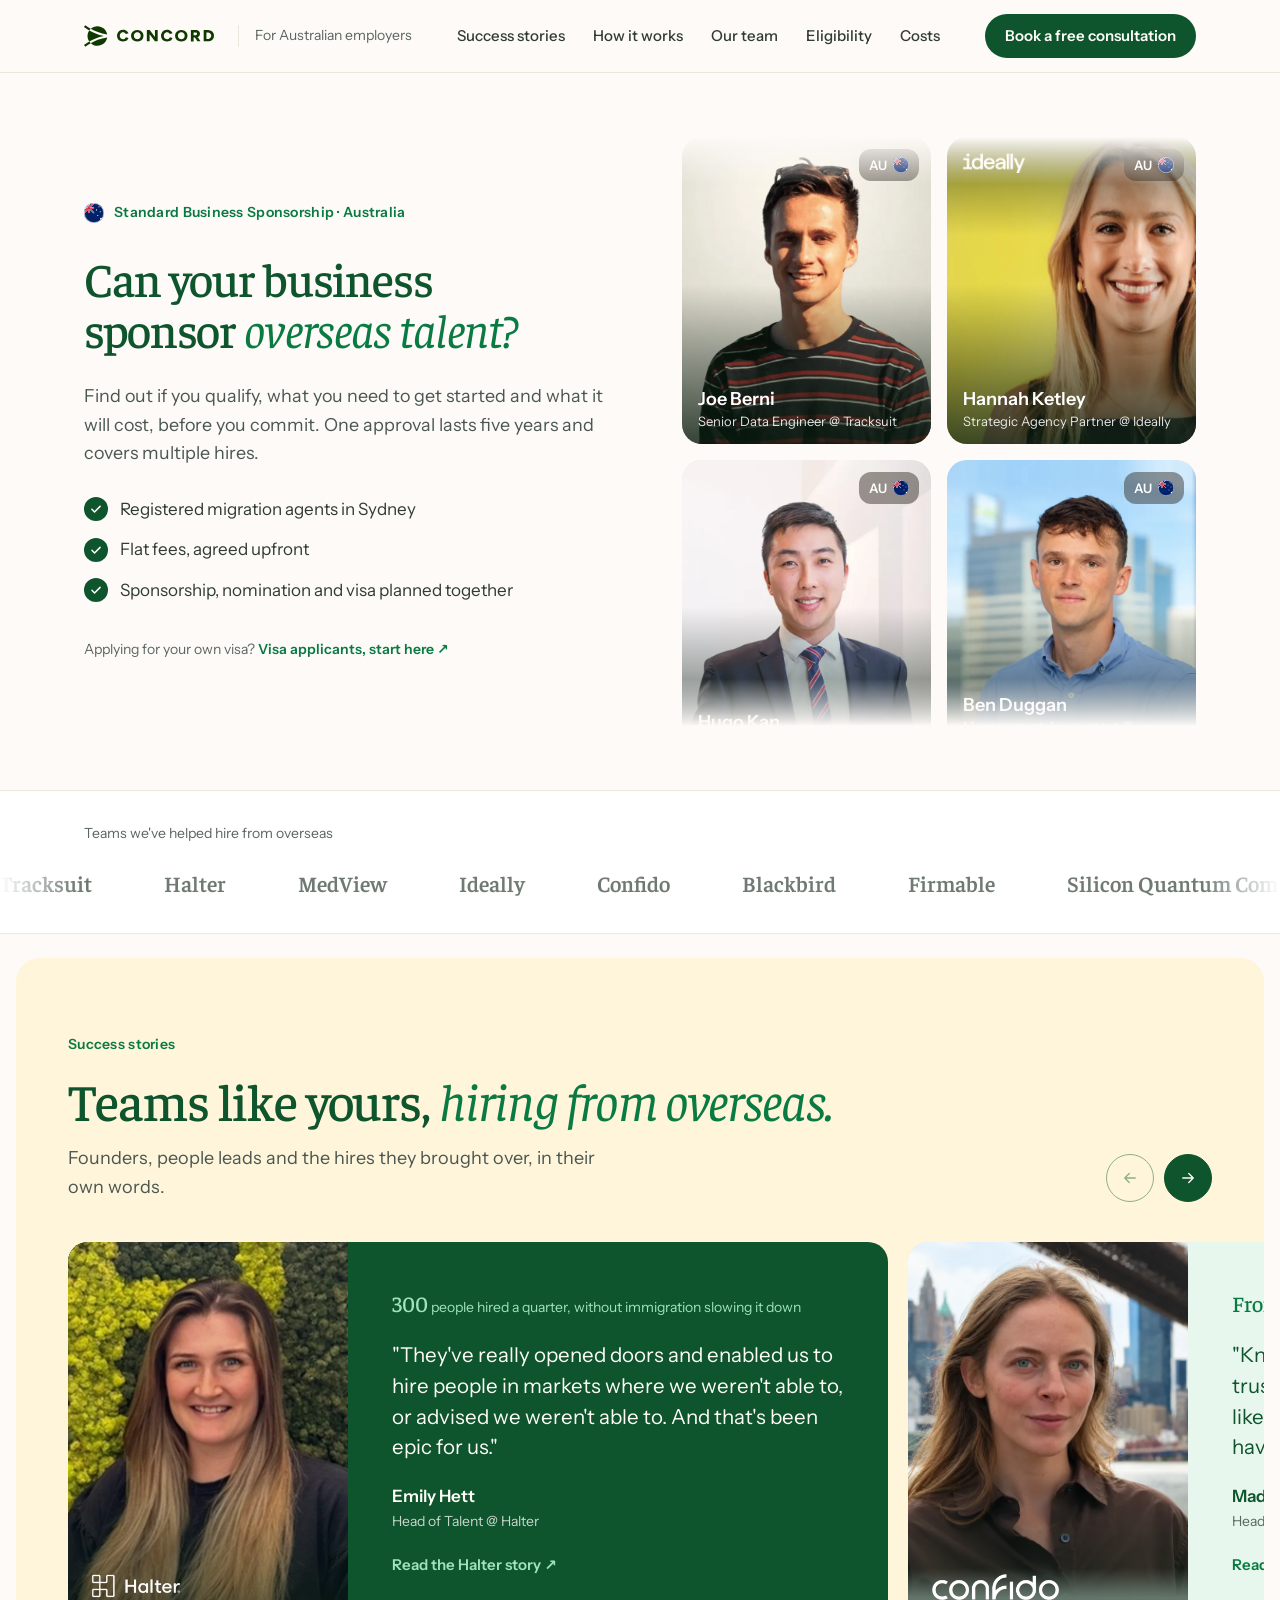
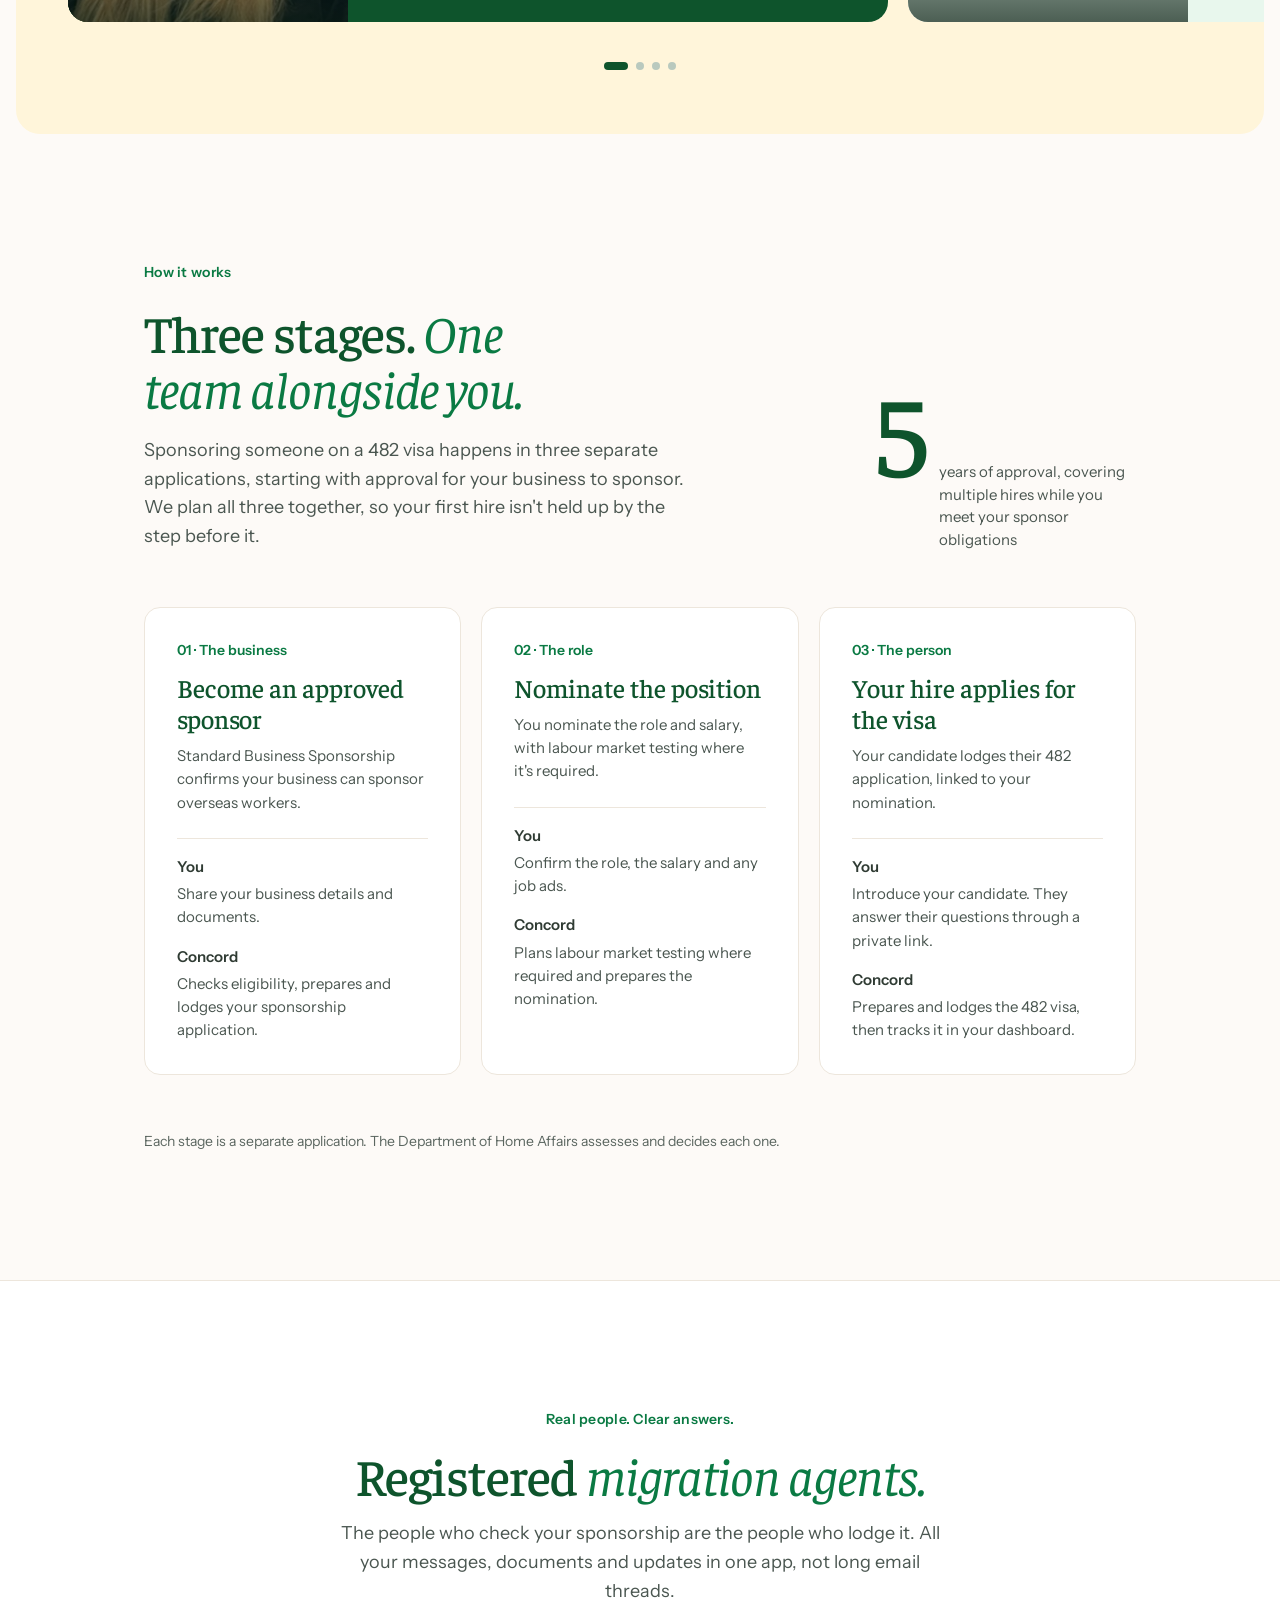
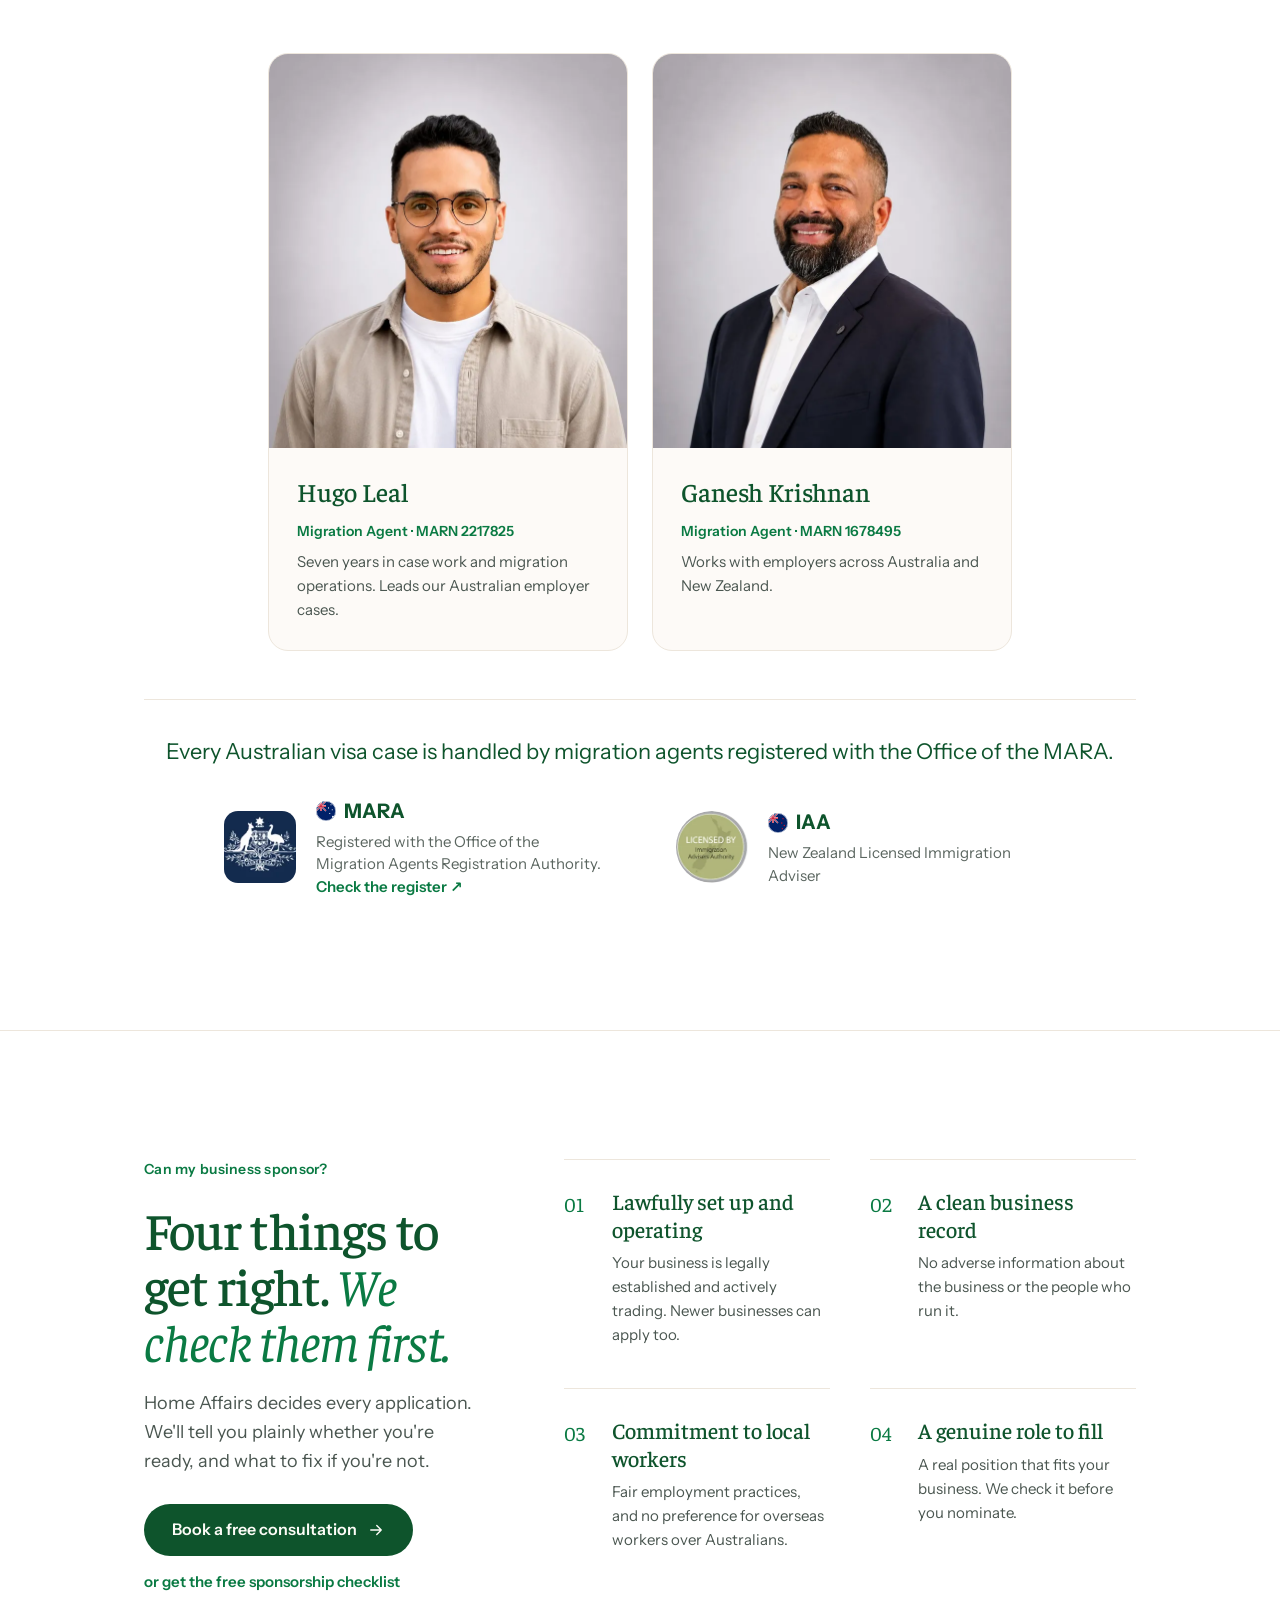
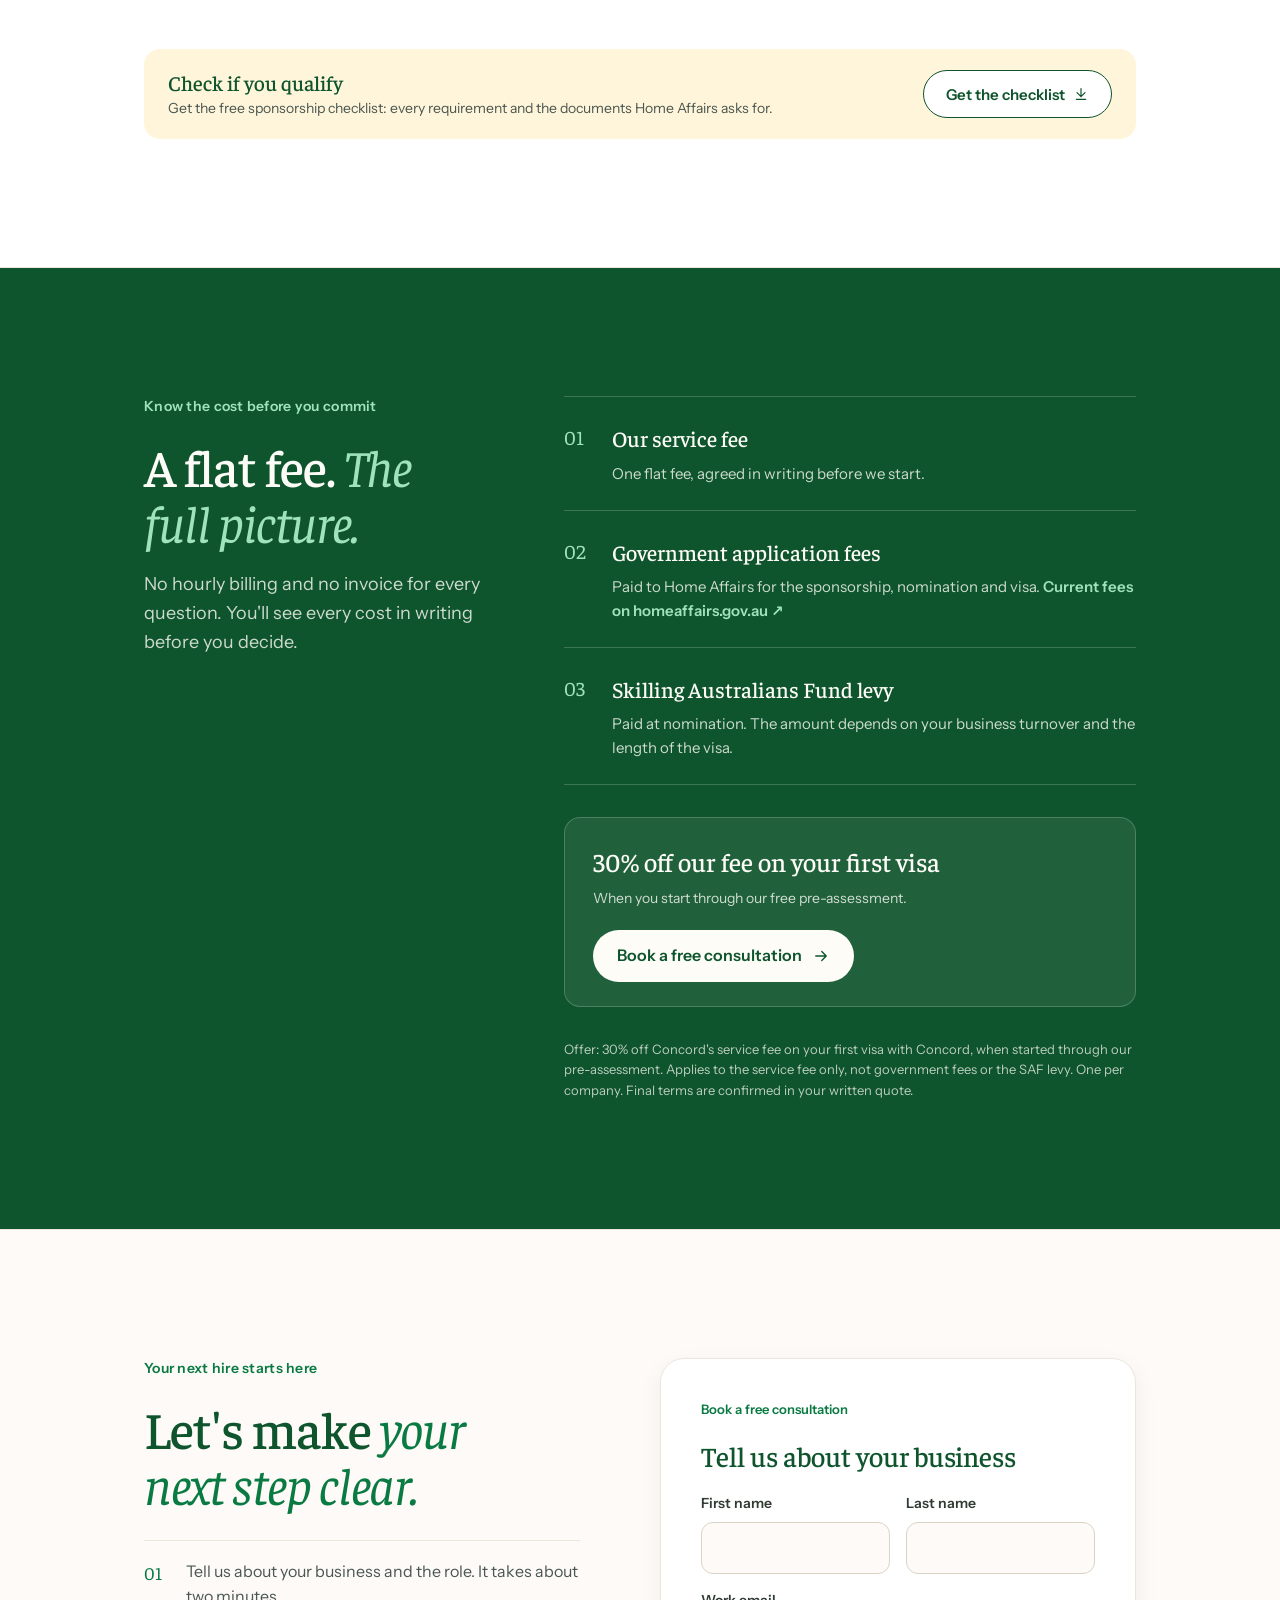
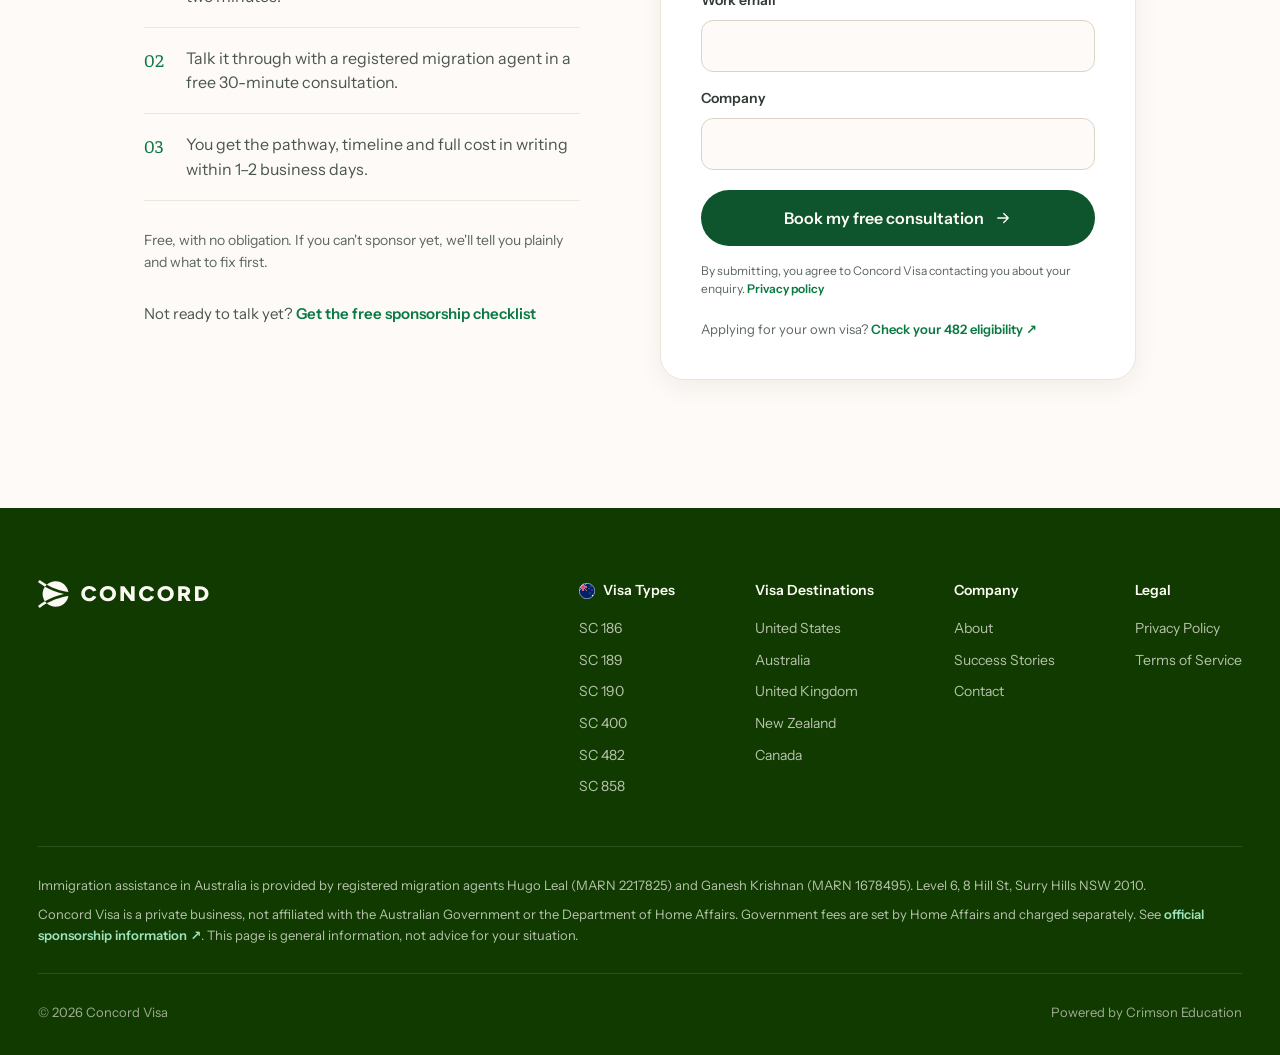
<file: au/become-a-sponsor/index.html>
<!doctype html>
<html lang="en-AU">
<head>
<meta charset="utf-8">
<meta name="viewport" content="width=device-width, initial-scale=1, viewport-fit=cover">
<title>Become a Sponsor in Australia: Free Consultation | Concord</title>
<meta name="description" content="Find out if your business can sponsor overseas talent on a 482 visa. Registered migration agents, flat fees agreed upfront, and a free consultation.">
<link rel="canonical" href="https://concordvisas.com/au/become-a-sponsor/">
<meta name="robots" content="noindex, nofollow">
<meta name="theme-color" content="#0E542C">
<meta property="og:type" content="website">
<meta property="og:title" content="Can your business sponsor overseas talent? | Concord">
<meta property="og:description" content="Find out if your business can sponsor overseas talent on a 482 visa. Registered migration agents, flat fees agreed upfront, and a free consultation.">
<meta property="og:url" content="https://concordvisas.com/au/become-a-sponsor/">
<meta property="og:image" content="https://concordvisas.com/au/become-a-sponsor/images/og-image.1b436606.jpg">
<meta property="og:locale" content="en_AU">
<meta name="twitter:card" content="summary_large_image">
<link rel="icon" href="favicon.svg" type="image/svg+xml">
<link rel="apple-touch-icon" href="apple-touch-icon.png">

<!-- Google tag (gtag.js) -->
<script async src="https://www.googletagmanager.com/gtag/js?id=AW-18359573431"></script>
<script>
  window.dataLayer = window.dataLayer || [];
  function gtag(){dataLayer.push(arguments);}
  gtag('js', new Date());
  gtag('config', 'AW-18359573431');
</script>

<!-- Forms submit to HubSpot (portal 442100905, ap1) from the page itself; see FORMS script at the bottom. -->
<link rel="preload" href="fonts/instrument-sans-latin-wght-normal.2ee17598.woff2" as="font" type="font/woff2" crossorigin>
<link rel="preload" href="fonts/faustina-latin-wght-normal.df206bf2.woff2" as="font" type="font/woff2" crossorigin>
<link rel="stylesheet" href="styles.css">
</head>
<body>
<div style="width: 100%; min-width: 0; background: #FDFAF7; color: #2F3B33; font-family: 'Instrument Sans', system-ui, sans-serif; font-size: 16px; line-height: 1.55; -webkit-font-smoothing: antialiased">

  <!-- Header -->
  <header style="position: sticky; top: 0; z-index: 20; background: rgba(253, 250, 247, 0.94); border-bottom: 1px solid #EDE6DC">
    <div style="max-width: 1240px; margin: 0 auto; padding: 14px clamp(20px, 5vw, 64px); box-sizing: border-box; display: flex; flex-wrap: wrap; align-items: center; justify-content: space-between; gap: 12px 24px">
      <div style="display: flex; align-items: center; gap: 16px; flex-wrap: wrap">
        <a href="https://www.concordvisa.com" aria-label="Concord Visa home" style="display: flex; align-items: center">
          <img src="images/logo-concord.a5b8fda0.svg" alt="Concord Visa" style="width: 138px; height: 22px; display: block">
        </a>
        <span class="lp-tag" style="font-size: 14px; color: #5B6660; padding-left: 16px; border-left: 1px solid #EDE6DC">For Australian employers</span>
      </div>
      <nav class="lp-nav" aria-label="On this page" style="display: flex; align-items: center; gap: 28px; font-size: 15px; font-weight: 500">
        <a href="#stories" style="color: #2F3B33; text-decoration: none">Success stories</a>
        <a href="#how-it-works" style="color: #2F3B33; text-decoration: none">How it works</a>
        <a href="#team" style="color: #2F3B33; text-decoration: none">Our team</a>
        <a href="#eligibility" style="color: #2F3B33; text-decoration: none">Eligibility</a>
        <a href="#costs" style="color: #2F3B33; text-decoration: none">Costs</a>      </nav>
      <a href="#assessment" style="display: inline-flex; align-items: center; gap: 8px; min-height: 44px; padding: 0 20px; border-radius: 40px; background: #0E542C; color: #FDFCF7; font-size: 15px; font-weight: 600; text-decoration: none">Book a free consultation</a>
    </div>
  </header>

  <!-- Hero -->
  <section style="padding: clamp(40px, 5vw, 64px) 0 clamp(48px, 5vw, 72px); overflow: hidden">
    <div style="max-width: 1240px; margin: 0 auto; padding: 0 clamp(20px, 5vw, 64px); box-sizing: border-box; display: flex; flex-wrap: wrap; align-items: center; gap: 48px 64px">
      <div style="flex: 1 1 460px; min-width: 0; display: flex; flex-direction: column; gap: 28px">
        <div style="display: flex; align-items: center; gap: 10px">
          <img src="images/au.ba0b3da4.svg" alt="" style="width: 20px; height: 20px; display: block">
          <span style="font-size: 14px; font-weight: 600; letter-spacing: 0.02em; color: #0A7A43">Standard Business Sponsorship · Australia</span>
        </div>
        <h1 style="margin: 0; font-family: Faustina, Georgia, serif; font-weight: 500; font-size: clamp(36px, 3.7vw, 54px); line-height: 1.08; letter-spacing: -0.02em; color: #0E542C; text-wrap: balance">Can your business sponsor <em style="font-style: italic; font-weight: 400; color: #0A7A43">overseas talent?</em></h1>
        <p style="margin: 0; max-width: 540px; font-size: clamp(17px, 1.4vw, 19px); line-height: 1.6; color: #4A5650">Find out if you qualify, what you need to get started and what it will cost, before you commit. One approval lasts five years and covers multiple hires.</p>
        <ul style="list-style: none; margin: 0; padding: 0; display: flex; flex-direction: column; gap: 14px; font-size: 17px; color: #2F3B33">
          <li style="display: flex; align-items: center; gap: 12px"><span aria-hidden="true" style="width: 24px; height: 24px; flex: none; border-radius: 50%; background: #0E542C; display: flex; align-items: center; justify-content: center"><svg width="14" height="14" viewBox="0 0 24 24" fill="none" stroke="#FDFCF7" stroke-width="2.6" stroke-linecap="round" stroke-linejoin="round"><path d="M5 12.5l4.5 4.5L19 7.5"></path></svg></span>Registered migration agents in Sydney</li>
          <li style="display: flex; align-items: center; gap: 12px"><span aria-hidden="true" style="width: 24px; height: 24px; flex: none; border-radius: 50%; background: #0E542C; display: flex; align-items: center; justify-content: center"><svg width="14" height="14" viewBox="0 0 24 24" fill="none" stroke="#FDFCF7" stroke-width="2.6" stroke-linecap="round" stroke-linejoin="round"><path d="M5 12.5l4.5 4.5L19 7.5"></path></svg></span>Flat fees, agreed upfront</li>
          <li style="display: flex; align-items: center; gap: 12px"><span aria-hidden="true" style="width: 24px; height: 24px; flex: none; border-radius: 50%; background: #0E542C; display: flex; align-items: center; justify-content: center"><svg width="14" height="14" viewBox="0 0 24 24" fill="none" stroke="#FDFCF7" stroke-width="2.6" stroke-linecap="round" stroke-linejoin="round"><path d="M5 12.5l4.5 4.5L19 7.5"></path></svg></span>Sponsorship, nomination and visa planned together</li>
        </ul>
        <p style="margin: 0; padding-top: 8px; font-size: 14px; color: #5B6660">Applying for your own visa? <a href="https://concordvisas.com/au/482-visa-requirements/" style="font-weight: 600; text-decoration: none">Visa applicants, start here ↗</a></p>
      </div>

      <div class="lp-hero-cards" style="flex: 1 1 440px; min-width: 0; height: clamp(440px, 46vw, 660px); display: grid; grid-template-columns: repeat(2, minmax(0, 1fr)); gap: 16px; overflow: hidden; -webkit-mask-image: linear-gradient(180deg, transparent 0%, black 8%, black 92%, transparent 100%); mask-image: linear-gradient(180deg, transparent 0%, black 8%, black 92%, transparent 100%)">
        <div style="overflow: hidden; min-width: 0">
          <div class="lp-col" style="display: flex; flex-direction: column; gap: 16px; padding-bottom: 16px; animation: lp-up 46s linear infinite">
                <a href="https://www.concordvisa.com/success-stories/joe-berni" target="_blank" rel="noopener" aria-label="Read Joe Berni&#x27;s story" style="display: block; text-decoration: none; position: relative; height: clamp(250px, 24vw, 330px); flex: none; border-radius: 20px; overflow: hidden; background: #EDE6DC">
                  <img src="images/joe-berni.640f83aa.webp" alt="" width="640" height="800" loading="lazy" decoding="async" style="position: absolute; inset: 0; width: 100%; height: 100%; object-fit: cover; object-position: center top; display: block">
                  <div style="position: absolute; inset: 0; background: linear-gradient(180deg, rgba(10, 30, 18, 0) 48%, rgba(10, 30, 18, 0.78) 100%)"></div>
                  <span style="position: absolute; top: 12px; right: 12px; display: flex; align-items: center; gap: 6px; padding: 6px 10px; border-radius: 12px; background: rgba(40, 34, 28, 0.45); color: #FFFFFF; font-size: 13px; font-weight: 600">AU<img src="images/au.ba0b3da4.svg" alt="Australia" width="16" height="16" style="width: 16px; height: 16px; display: block"></span>
                  <div style="position: absolute; left: 16px; right: 16px; bottom: 14px; display: flex; flex-direction: column; gap: 2px; color: #FFFFFF">
                    <span style="font-size: 18px; font-weight: 600; line-height: 1.25">Joe Berni</span>
                    <span style="font-size: 13px; line-height: 1.35; color: rgba(255, 255, 255, 0.88)">Senior Data Engineer @ Tracksuit</span>
                  </div>
                </a>
                <a href="https://www.concordvisa.com/success-stories/hugo-kan" target="_blank" rel="noopener" aria-label="Read Hugo Kan&#x27;s story" style="display: block; text-decoration: none; position: relative; height: clamp(250px, 24vw, 330px); flex: none; border-radius: 20px; overflow: hidden; background: #EDE6DC">
                  <img src="images/hugo-kan.f5567bb0.webp" alt="" width="640" height="800" loading="lazy" decoding="async" style="position: absolute; inset: 0; width: 100%; height: 100%; object-fit: cover; object-position: center top; display: block">
                  <div style="position: absolute; inset: 0; background: linear-gradient(180deg, rgba(10, 30, 18, 0) 48%, rgba(10, 30, 18, 0.78) 100%)"></div>
                  <span style="position: absolute; top: 12px; right: 12px; display: flex; align-items: center; gap: 6px; padding: 6px 10px; border-radius: 12px; background: rgba(40, 34, 28, 0.45); color: #FFFFFF; font-size: 13px; font-weight: 600">AU<img src="images/au.ba0b3da4.svg" alt="Australia" width="16" height="16" style="width: 16px; height: 16px; display: block"></span>
                  <div style="position: absolute; left: 16px; right: 16px; bottom: 14px; display: flex; flex-direction: column; gap: 2px; color: #FFFFFF">
                    <span style="font-size: 18px; font-weight: 600; line-height: 1.25">Hugo Kan</span>
                    <span style="font-size: 13px; line-height: 1.35; color: rgba(255, 255, 255, 0.88)">General Manager @ MedView</span>
                  </div>
                </a>
                <a href="https://www.concordvisa.com/success-stories/joe-berni" target="_blank" rel="noopener" aria-label="Read Joe Berni&#x27;s story" tabindex="-1" aria-hidden="true" style="display: block; text-decoration: none; position: relative; height: clamp(250px, 24vw, 330px); flex: none; border-radius: 20px; overflow: hidden; background: #EDE6DC">
                  <img src="images/joe-berni.640f83aa.webp" alt="" width="640" height="800" loading="lazy" decoding="async" style="position: absolute; inset: 0; width: 100%; height: 100%; object-fit: cover; object-position: center top; display: block">
                  <div style="position: absolute; inset: 0; background: linear-gradient(180deg, rgba(10, 30, 18, 0) 48%, rgba(10, 30, 18, 0.78) 100%)"></div>
                  <span style="position: absolute; top: 12px; right: 12px; display: flex; align-items: center; gap: 6px; padding: 6px 10px; border-radius: 12px; background: rgba(40, 34, 28, 0.45); color: #FFFFFF; font-size: 13px; font-weight: 600">AU<img src="images/au.ba0b3da4.svg" alt="Australia" width="16" height="16" style="width: 16px; height: 16px; display: block"></span>
                  <div style="position: absolute; left: 16px; right: 16px; bottom: 14px; display: flex; flex-direction: column; gap: 2px; color: #FFFFFF">
                    <span style="font-size: 18px; font-weight: 600; line-height: 1.25">Joe Berni</span>
                    <span style="font-size: 13px; line-height: 1.35; color: rgba(255, 255, 255, 0.88)">Senior Data Engineer @ Tracksuit</span>
                  </div>
                </a>
                <a href="https://www.concordvisa.com/success-stories/hugo-kan" target="_blank" rel="noopener" aria-label="Read Hugo Kan&#x27;s story" tabindex="-1" aria-hidden="true" style="display: block; text-decoration: none; position: relative; height: clamp(250px, 24vw, 330px); flex: none; border-radius: 20px; overflow: hidden; background: #EDE6DC">
                  <img src="images/hugo-kan.f5567bb0.webp" alt="" width="640" height="800" loading="lazy" decoding="async" style="position: absolute; inset: 0; width: 100%; height: 100%; object-fit: cover; object-position: center top; display: block">
                  <div style="position: absolute; inset: 0; background: linear-gradient(180deg, rgba(10, 30, 18, 0) 48%, rgba(10, 30, 18, 0.78) 100%)"></div>
                  <span style="position: absolute; top: 12px; right: 12px; display: flex; align-items: center; gap: 6px; padding: 6px 10px; border-radius: 12px; background: rgba(40, 34, 28, 0.45); color: #FFFFFF; font-size: 13px; font-weight: 600">AU<img src="images/au.ba0b3da4.svg" alt="Australia" width="16" height="16" style="width: 16px; height: 16px; display: block"></span>
                  <div style="position: absolute; left: 16px; right: 16px; bottom: 14px; display: flex; flex-direction: column; gap: 2px; color: #FFFFFF">
                    <span style="font-size: 18px; font-weight: 600; line-height: 1.25">Hugo Kan</span>
                    <span style="font-size: 13px; line-height: 1.35; color: rgba(255, 255, 255, 0.88)">General Manager @ MedView</span>
                  </div>
                </a>
          </div>
        </div>
        <div style="overflow: hidden; min-width: 0">
          <div class="lp-col" style="display: flex; flex-direction: column; gap: 16px; padding-bottom: 16px; animation: lp-down 54s linear infinite">
                <a href="https://www.concordvisa.com/success-stories" target="_blank" rel="noopener" aria-label="See all Concord success stories" style="display: block; text-decoration: none; position: relative; height: clamp(250px, 24vw, 330px); flex: none; border-radius: 20px; overflow: hidden; background: #EDE6DC">
                  <img src="images/hannah-ketley.1a365ef1.webp" alt="" width="640" height="800" loading="lazy" decoding="async" style="position: absolute; inset: 0; width: 100%; height: 100%; object-fit: cover; object-position: center top; display: block">
                  <div style="position: absolute; inset: 0; background: linear-gradient(180deg, rgba(10, 30, 18, 0) 48%, rgba(10, 30, 18, 0.78) 100%)"></div>
                  <div style="position: absolute; inset: 0; background: linear-gradient(180deg, rgba(10, 30, 18, 0.55) 0%, rgba(10, 30, 18, 0) 32%)"></div>
                  <img src="images/logo-ideally-white.8f63eaac.png" alt="Ideally" style="position: absolute; top: 16px; left: 16px; height: 20px; width: auto; display: block">
                  <span style="position: absolute; top: 12px; right: 12px; display: flex; align-items: center; gap: 6px; padding: 6px 10px; border-radius: 12px; background: rgba(40, 34, 28, 0.45); color: #FFFFFF; font-size: 13px; font-weight: 600">AU<img src="images/au.ba0b3da4.svg" alt="Australia" width="16" height="16" style="width: 16px; height: 16px; display: block"></span>
                  <div style="position: absolute; left: 16px; right: 16px; bottom: 14px; display: flex; flex-direction: column; gap: 2px; color: #FFFFFF">
                    <span style="font-size: 18px; font-weight: 600; line-height: 1.25">Hannah Ketley</span>
                    <span style="font-size: 13px; line-height: 1.35; color: rgba(255, 255, 255, 0.88)">Strategic Agency Partner @ Ideally</span>
                  </div>
                </a>
                <a href="https://www.concordvisa.com/success-stories/ben-duggan-482" target="_blank" rel="noopener" aria-label="Read Ben Duggan&#x27;s story" style="display: block; text-decoration: none; position: relative; height: clamp(250px, 24vw, 330px); flex: none; border-radius: 20px; overflow: hidden; background: #EDE6DC">
                  <img src="images/ben-duggan.b7c302ca.webp" alt="" width="640" height="800" loading="lazy" decoding="async" style="position: absolute; inset: 0; width: 100%; height: 100%; object-fit: cover; object-position: center top; display: block">
                  <div style="position: absolute; inset: 0; background: linear-gradient(180deg, rgba(10, 30, 18, 0) 48%, rgba(10, 30, 18, 0.78) 100%)"></div>
                  <span style="position: absolute; top: 12px; right: 12px; display: flex; align-items: center; gap: 6px; padding: 6px 10px; border-radius: 12px; background: rgba(40, 34, 28, 0.45); color: #FFFFFF; font-size: 13px; font-weight: 600">AU<img src="images/au.ba0b3da4.svg" alt="Australia" width="16" height="16" style="width: 16px; height: 16px; display: block"></span>
                  <div style="position: absolute; left: 16px; right: 16px; bottom: 14px; display: flex; flex-direction: column; gap: 2px; color: #FFFFFF">
                    <span style="font-size: 18px; font-weight: 600; line-height: 1.25">Ben Duggan</span>
                    <span style="font-size: 13px; line-height: 1.35; color: rgba(255, 255, 255, 0.88)">Management Accountant @ Crimson Education</span>
                  </div>
                </a>
                <a href="https://www.concordvisa.com/success-stories" target="_blank" rel="noopener" aria-label="See all Concord success stories" tabindex="-1" aria-hidden="true" style="display: block; text-decoration: none; position: relative; height: clamp(250px, 24vw, 330px); flex: none; border-radius: 20px; overflow: hidden; background: #EDE6DC">
                  <img src="images/hannah-ketley.1a365ef1.webp" alt="" width="640" height="800" loading="lazy" decoding="async" style="position: absolute; inset: 0; width: 100%; height: 100%; object-fit: cover; object-position: center top; display: block">
                  <div style="position: absolute; inset: 0; background: linear-gradient(180deg, rgba(10, 30, 18, 0) 48%, rgba(10, 30, 18, 0.78) 100%)"></div>
                  <div style="position: absolute; inset: 0; background: linear-gradient(180deg, rgba(10, 30, 18, 0.55) 0%, rgba(10, 30, 18, 0) 32%)"></div>
                  <img src="images/logo-ideally-white.8f63eaac.png" alt="" style="position: absolute; top: 16px; left: 16px; height: 20px; width: auto; display: block">
                  <span style="position: absolute; top: 12px; right: 12px; display: flex; align-items: center; gap: 6px; padding: 6px 10px; border-radius: 12px; background: rgba(40, 34, 28, 0.45); color: #FFFFFF; font-size: 13px; font-weight: 600">AU<img src="images/au.ba0b3da4.svg" alt="Australia" width="16" height="16" style="width: 16px; height: 16px; display: block"></span>
                  <div style="position: absolute; left: 16px; right: 16px; bottom: 14px; display: flex; flex-direction: column; gap: 2px; color: #FFFFFF">
                    <span style="font-size: 18px; font-weight: 600; line-height: 1.25">Hannah Ketley</span>
                    <span style="font-size: 13px; line-height: 1.35; color: rgba(255, 255, 255, 0.88)">Strategic Agency Partner @ Ideally</span>
                  </div>
                </a>
                <a href="https://www.concordvisa.com/success-stories/ben-duggan-482" target="_blank" rel="noopener" aria-label="Read Ben Duggan&#x27;s story" tabindex="-1" aria-hidden="true" style="display: block; text-decoration: none; position: relative; height: clamp(250px, 24vw, 330px); flex: none; border-radius: 20px; overflow: hidden; background: #EDE6DC">
                  <img src="images/ben-duggan.b7c302ca.webp" alt="" width="640" height="800" loading="lazy" decoding="async" style="position: absolute; inset: 0; width: 100%; height: 100%; object-fit: cover; object-position: center top; display: block">
                  <div style="position: absolute; inset: 0; background: linear-gradient(180deg, rgba(10, 30, 18, 0) 48%, rgba(10, 30, 18, 0.78) 100%)"></div>
                  <span style="position: absolute; top: 12px; right: 12px; display: flex; align-items: center; gap: 6px; padding: 6px 10px; border-radius: 12px; background: rgba(40, 34, 28, 0.45); color: #FFFFFF; font-size: 13px; font-weight: 600">AU<img src="images/au.ba0b3da4.svg" alt="Australia" width="16" height="16" style="width: 16px; height: 16px; display: block"></span>
                  <div style="position: absolute; left: 16px; right: 16px; bottom: 14px; display: flex; flex-direction: column; gap: 2px; color: #FFFFFF">
                    <span style="font-size: 18px; font-weight: 600; line-height: 1.25">Ben Duggan</span>
                    <span style="font-size: 13px; line-height: 1.35; color: rgba(255, 255, 255, 0.88)">Management Accountant @ Crimson Education</span>
                  </div>
                </a>
          </div>
        </div>
      </div>
    </div>
  </section>

  <!-- Logos -->
  <section aria-label="Customers" style="border-top: 1px solid #EDE6DC; border-bottom: 1px solid #EDE6DC; background: #FFFFFF; padding: 32px 0; display: flex; flex-direction: column; gap: 22px">
    <div style="max-width: 1240px; width: 100%; margin: 0 auto; padding: 0 clamp(20px, 5vw, 64px); box-sizing: border-box">
      <p style="margin: 0; font-size: 14px; color: #5B6660">Teams we've helped hire from overseas</p>
    </div>
    <div style="overflow: hidden; -webkit-mask-image: linear-gradient(90deg, transparent 0%, black 6%, black 94%, transparent 100%); mask-image: linear-gradient(90deg, transparent 0%, black 6%, black 94%, transparent 100%)">
      <div class="lp-marquee" style="display: flex; align-items: center; gap: 72px; width: max-content; padding-right: 72px; animation: lp-marquee 40s linear infinite">
          <span style="font-family: Faustina, Georgia, serif; font-size: 22px; font-weight: 600; color: #6F7A73; white-space: nowrap">Tracksuit</span>
          <span style="font-family: Faustina, Georgia, serif; font-size: 22px; font-weight: 600; color: #6F7A73; white-space: nowrap">Halter</span>
          <span style="font-family: Faustina, Georgia, serif; font-size: 22px; font-weight: 600; color: #6F7A73; white-space: nowrap">MedView</span>
          <span style="font-family: Faustina, Georgia, serif; font-size: 22px; font-weight: 600; color: #6F7A73; white-space: nowrap">Ideally</span>
          <span style="font-family: Faustina, Georgia, serif; font-size: 22px; font-weight: 600; color: #6F7A73; white-space: nowrap">Confido</span>
          <span style="font-family: Faustina, Georgia, serif; font-size: 22px; font-weight: 600; color: #6F7A73; white-space: nowrap">Blackbird</span>
          <span style="font-family: Faustina, Georgia, serif; font-size: 22px; font-weight: 600; color: #6F7A73; white-space: nowrap">Firmable</span>
          <span style="font-family: Faustina, Georgia, serif; font-size: 22px; font-weight: 600; color: #6F7A73; white-space: nowrap">Silicon Quantum Computing</span>
          <span style="font-family: Faustina, Georgia, serif; font-size: 22px; font-weight: 600; color: #6F7A73; white-space: nowrap">Marloo</span>
          <span style="font-family: Faustina, Georgia, serif; font-size: 22px; font-weight: 600; color: #6F7A73; white-space: nowrap">Rhoda.ai</span>
          <span aria-hidden="true" style="font-family: Faustina, Georgia, serif; font-size: 22px; font-weight: 600; color: #6F7A73; white-space: nowrap">Tracksuit</span>
          <span aria-hidden="true" style="font-family: Faustina, Georgia, serif; font-size: 22px; font-weight: 600; color: #6F7A73; white-space: nowrap">Halter</span>
          <span aria-hidden="true" style="font-family: Faustina, Georgia, serif; font-size: 22px; font-weight: 600; color: #6F7A73; white-space: nowrap">MedView</span>
          <span aria-hidden="true" style="font-family: Faustina, Georgia, serif; font-size: 22px; font-weight: 600; color: #6F7A73; white-space: nowrap">Ideally</span>
          <span aria-hidden="true" style="font-family: Faustina, Georgia, serif; font-size: 22px; font-weight: 600; color: #6F7A73; white-space: nowrap">Confido</span>
          <span aria-hidden="true" style="font-family: Faustina, Georgia, serif; font-size: 22px; font-weight: 600; color: #6F7A73; white-space: nowrap">Blackbird</span>
          <span aria-hidden="true" style="font-family: Faustina, Georgia, serif; font-size: 22px; font-weight: 600; color: #6F7A73; white-space: nowrap">Firmable</span>
          <span aria-hidden="true" style="font-family: Faustina, Georgia, serif; font-size: 22px; font-weight: 600; color: #6F7A73; white-space: nowrap">Silicon Quantum Computing</span>
          <span aria-hidden="true" style="font-family: Faustina, Georgia, serif; font-size: 22px; font-weight: 600; color: #6F7A73; white-space: nowrap">Marloo</span>
          <span aria-hidden="true" style="font-family: Faustina, Georgia, serif; font-size: 22px; font-weight: 600; color: #6F7A73; white-space: nowrap">Rhoda.ai</span>
      </div>
    </div>
  </section>

  <!-- Case studies -->
  <section id="stories" style="margin: 24px 16px 0; background: #FFF5DA; border-radius: 24px; padding: clamp(56px, 6vw, 88px) 0 clamp(40px, 5vw, 64px); overflow: hidden">
    <div style="max-width: 1240px; margin: 0 auto; padding: 0 clamp(20px, 4vw, 48px); box-sizing: border-box; display: flex; flex-direction: column; gap: 40px">
      <div style="display: flex; flex-wrap: wrap; align-items: flex-end; justify-content: space-between; gap: 24px">
        <div style="flex: 999 1 480px; min-width: 0; display: flex; flex-direction: column; gap: 16px">
          <span style="font-size: 14px; font-weight: 600; letter-spacing: 0.02em; color: #0A7A43">Success stories</span>
          <h2 style="margin: 0; font-family: Faustina, Georgia, serif; font-weight: 500; font-size: clamp(34px, 4.2vw, 52px); line-height: 1.08; letter-spacing: -0.02em; color: #0E542C; text-wrap: balance">Teams like yours, <em style="font-style: italic; font-weight: 400; color: #0A7A43">hiring from overseas.</em></h2>
          <p style="margin: 0; max-width: 560px; font-size: 18px; line-height: 1.6; color: #4A5650">Founders, people leads and the hires they brought over, in their own words.</p>
        </div>
        <div style="display: flex; gap: 10px">
          <button type="button" aria-label="Previous story" id="lp-prev" disabled style="width: 48px; height: 48px; border-radius: 50%; border: 1px solid #0E542C; background: transparent; color: #0E542C; display: flex; align-items: center; justify-content: center; cursor: pointer"><svg width="18" height="18" viewBox="0 0 24 24" fill="none" stroke="currentColor" stroke-width="1.8" stroke-linecap="round" stroke-linejoin="round" aria-hidden="true"><path d="M19 12H5M11 18l-6-6 6-6"></path></svg></button>
          <button type="button" aria-label="Next story" id="lp-next" style="width: 48px; height: 48px; border-radius: 50%; border: 1px solid #0E542C; background: #0E542C; color: #FDFCF7; display: flex; align-items: center; justify-content: center; cursor: pointer"><svg width="18" height="18" viewBox="0 0 24 24" fill="none" stroke="currentColor" stroke-width="1.8" stroke-linecap="round" stroke-linejoin="round" aria-hidden="true"><path d="M5 12h14M13 6l6 6-6 6"></path></svg></button>
        </div>
      </div>

      <div style="overflow: visible">
        <div id="lp-track" class="lp-track" style="display: flex; gap: 20px">

          <article style="flex: none; width: min(820px, calc(100vw - 72px)); background: #0E542C; border-radius: 20px; overflow: hidden; display: flex; flex-wrap: wrap">
            <div style="flex: 1 1 280px; min-height: 380px; max-height: 440px; min-width: 0; position: relative; overflow: hidden; background: #0B4424">
              <img src="images/emily-hett.3e61f6d7.webp" alt="Emily Hett" loading="lazy" style="position: absolute; inset: 0; width: 100%; height: 100%; object-fit: cover; object-position: center top; display: block">
              <div aria-hidden="true" style="position: absolute; inset: 0; background: linear-gradient(180deg, rgba(10, 30, 18, 0) 60%, rgba(10, 30, 18, 0.7) 100%)"></div>
              <img src="images/logo-halter-white.7e98d0b1.png" alt="Halter" style="position: absolute; left: 24px; bottom: 22px; height: 28px; width: auto; display: block">
            </div>
            <div style="flex: 999 1 340px; min-width: 0; padding: clamp(28px, 3.5vw, 44px); box-sizing: border-box; display: flex; flex-direction: column; justify-content: center; gap: 20px; position: relative; isolation: isolate; overflow: hidden">              <div style="display: flex; align-items: baseline; gap: 14px; flex-wrap: wrap">
                <span style="font-size: 14px; line-height: 1.5; color: #9FE3BC"><strong style="font-family: Faustina, Georgia, serif; font-size: 22px; font-weight: 500">300</strong> people hired a quarter, without immigration slowing it down</span>
              </div>
              <blockquote style="margin: 0; font-size: clamp(18px, 1.6vw, 21px); line-height: 1.5; color: #FDFCF7">"They've really opened doors and enabled us to hire people in markets where we weren't able to, or advised we weren't able to. And that's been epic for us."</blockquote>
              <div style="display: flex; flex-direction: column; gap: 2px"><span style="font-weight: 600; font-size: 17px; color: #FDFCF7">Emily Hett</span><span style="font-size: 14px; color: rgba(253, 252, 247, 0.78)">Head of Talent @ Halter</span></div>
              <a href="https://www.concordvisa.com/success-stories/halter" target="_blank" rel="noopener" style="font-size: 15px; font-weight: 600; color: #9FE3BC; text-decoration: none">Read the Halter story ↗</a>
            </div>
          </article>

          <article style="flex: none; width: min(820px, calc(100vw - 72px)); background: #E8F7ED; border-radius: 20px; overflow: hidden; display: flex; flex-wrap: wrap">
            <div style="flex: 1 1 280px; min-height: 380px; max-height: 440px; min-width: 0; position: relative; overflow: hidden; background: #EDE6DC">
              <img src="images/maddie-collins.25d41a72.webp" alt="Maddie Collins" loading="lazy" style="position: absolute; inset: 0; width: 100%; height: 100%; object-fit: cover; object-position: center top; display: block">
              <div aria-hidden="true" style="position: absolute; inset: 0; background: linear-gradient(180deg, rgba(10, 30, 18, 0) 60%, rgba(10, 30, 18, 0.7) 100%)"></div>
              <img src="images/logo-confido-white.7a187f46.png" alt="Confido" style="position: absolute; left: 24px; bottom: 22px; height: 26px; width: auto; display: block">
            </div>
            <div style="flex: 999 1 340px; min-width: 0; padding: clamp(28px, 3.5vw, 44px); box-sizing: border-box; display: flex; flex-direction: column; justify-content: center; gap: 20px; position: relative; isolation: isolate; overflow: hidden">              <div style="display: flex; align-items: baseline; gap: 14px; flex-wrap: wrap">
                <span style="font-size: 14px; line-height: 1.5; color: #0A7A43"><strong style="font-family: Faustina, Georgia, serif; font-size: 22px; font-weight: 500">From 30 to 100</strong> people in seven months</span>
              </div>
              <blockquote style="margin: 0; font-size: clamp(18px, 1.6vw, 21px); line-height: 1.5; color: #0E542C">"Knowing that I'm able to offload it completely, trusting Concord with it end to end, is honestly like hiring another employee and just fully not having to manage them at all."</blockquote>
              <div style="display: flex; flex-direction: column; gap: 2px"><span style="font-weight: 600; font-size: 17px; color: #0E542C">Maddie Collins</span><span style="font-size: 14px; color: #5B6660">Head of People and Talent @ Confido</span></div>
              <a href="https://www.concordvisa.com/success-stories/confido" target="_blank" rel="noopener" style="font-size: 15px; font-weight: 600; text-decoration: none">Read the Confido story ↗</a>
            </div>
          </article>

          <article style="flex: none; width: min(820px, calc(100vw - 72px)); background: #0E542C; border-radius: 20px; overflow: hidden; display: flex; flex-wrap: wrap">
            <div style="flex: 1 1 280px; min-height: 380px; max-height: 440px; min-width: 0; position: relative; overflow: hidden; background: #0B4424">
              <img src="images/tracksuit-team.cce53a78.webp" alt="The Tracksuit team" loading="lazy" style="position: absolute; inset: 0; width: 100%; height: 100%; object-fit: cover; object-position: center; display: block">
              <div aria-hidden="true" style="position: absolute; inset: 0; background: linear-gradient(180deg, rgba(10, 30, 18, 0) 55%, rgba(10, 30, 18, 0.75) 100%)"></div>
              <img src="images/logo-tracksuit-white.1feff364.png" alt="Tracksuit" style="position: absolute; left: 24px; bottom: 24px; height: 24px; width: auto; display: block">
            </div>
            <div style="flex: 999 1 340px; min-width: 0; padding: clamp(28px, 3.5vw, 44px); box-sizing: border-box; display: flex; flex-direction: column; justify-content: center; gap: 20px; position: relative; isolation: isolate; overflow: hidden">              <div style="display: flex; align-items: baseline; gap: 14px; flex-wrap: wrap">
                <span style="font-size: 14px; line-height: 1.5; color: #9FE3BC"><strong style="font-family: Faustina, Georgia, serif; font-size: 22px; font-weight: 500">3</strong> markets: repeat employer across AU, NZ and the US</span>
              </div>
              <blockquote style="margin: 0; font-size: clamp(18px, 1.6vw, 21px); line-height: 1.5; color: #FDFCF7">"Global mobility used to be a tax on our growth. With Concord it became part of how we grow."</blockquote>
              <div style="display: flex; flex-direction: column; gap: 2px"><span style="font-weight: 600; font-size: 17px; color: #FDFCF7">Christine Van Hoffen</span><span style="font-size: 14px; color: rgba(253, 252, 247, 0.78)">Head of People @ Tracksuit at the time; now part of the Concord team</span></div>
              <a href="https://www.concordvisa.com/success-stories/christine-van-hoffen" target="_blank" rel="noopener" style="font-size: 15px; font-weight: 600; color: #9FE3BC; text-decoration: none">Read Christine's story ↗</a>
            </div>
          </article>

          <article style="flex: none; width: min(820px, calc(100vw - 72px)); background: #FFFFFF; border-radius: 20px; overflow: hidden; display: flex; flex-wrap: wrap">
            <div style="flex: 1 1 280px; min-height: 380px; max-height: 440px; min-width: 0; position: relative; overflow: hidden; background: #EDE6DC">
              <img src="images/hugo-kan.f5567bb0.webp" alt="Hugo Kan" loading="lazy" style="position: absolute; inset: 0; width: 100%; height: 100%; object-fit: cover; object-position: center top; display: block">
              <div aria-hidden="true" style="position: absolute; inset: 0; background: linear-gradient(180deg, rgba(10, 30, 18, 0) 60%, rgba(10, 30, 18, 0.7) 100%)"></div>
              <img src="images/logo-medview-white.c5e5a383.png" alt="MedView" style="position: absolute; left: 24px; bottom: 22px; height: 26px; width: auto; display: block">
            </div>
            <div style="flex: 999 1 340px; min-width: 0; padding: clamp(28px, 3.5vw, 44px); box-sizing: border-box; display: flex; flex-direction: column; justify-content: center; gap: 20px; position: relative; isolation: isolate; overflow: hidden">
              <div style="display: flex; align-items: baseline; gap: 14px; flex-wrap: wrap">
                <span style="font-size: 14px; line-height: 1.5; color: #0A7A43"><strong style="font-family: Faustina, Georgia, serif; font-size: 22px; font-weight: 500">Subclass 482</strong> sponsorship for his team, and himself</span>
              </div>
              <blockquote style="margin: 0; font-size: clamp(18px, 1.6vw, 21px); line-height: 1.5; color: #0E542C">"Concord handled visas for my team and for me, I didn't have to think about immigration once. They just made it work."</blockquote>
              <div style="display: flex; flex-direction: column; gap: 2px"><span style="font-weight: 600; font-size: 17px; color: #0E542C">Hugo Kan</span><span style="font-size: 14px; color: #5B6660">General Manager @ MedView</span></div>
              <a href="https://www.concordvisa.com/success-stories/hugo-kan" target="_blank" rel="noopener" style="font-size: 15px; font-weight: 600; text-decoration: none">Read the MedView story ↗</a>
            </div>
          </article>

        </div>
      </div>

      <div style="display: flex; justify-content: center; gap: 8px">
          <button type="button" class="lp-dot" data-i="0" aria-label="Show story 1 of 4" aria-current="true"></button>
          <button type="button" class="lp-dot" data-i="1" aria-label="Show story 2 of 4"></button>
          <button type="button" class="lp-dot" data-i="2" aria-label="Show story 3 of 4"></button>
          <button type="button" class="lp-dot" data-i="3" aria-label="Show story 4 of 4"></button>
      </div>
    </div>
  </section>

  <!-- How it works (merged with "the first step, explained") -->
  <section id="how-it-works" style="padding: clamp(88px, 10vw, 144px) 0">
    <div style="max-width: 1120px; margin: 0 auto; padding: 0 clamp(20px, 5vw, 64px); box-sizing: border-box; display: flex; flex-direction: column; gap: 56px">
      <div style="display: flex; flex-wrap: wrap; gap: 32px 64px; align-items: flex-end; justify-content: space-between">
        <div style="flex: 999 1 520px; min-width: 0; display: flex; flex-direction: column; gap: 20px">
          <span style="font-size: 14px; font-weight: 600; letter-spacing: 0.02em; color: #0A7A43">How it works</span>
          <h2 style="margin: 0; font-family: Faustina, Georgia, serif; font-weight: 500; font-size: clamp(34px, 4.2vw, 52px); line-height: 1.08; letter-spacing: -0.02em; color: #0E542C; text-wrap: balance">Three stages. <em style="font-style: italic; font-weight: 400; color: #0A7A43">One team alongside you.</em></h2>
          <p style="margin: 0; max-width: 560px; font-size: 18px; line-height: 1.6; color: #4A5650">Sponsoring someone on a 482 visa happens in three separate applications, starting with approval for your business to sponsor. We plan all three together, so your first hire isn't held up by the step before it.</p>
        </div>
        <div class="lp-hide-m" style="flex: 1 1 260px; display: flex; align-items: baseline; gap: 16px">
          <span style="font-family: Faustina, Georgia, serif; font-weight: 500; font-size: clamp(88px, 9vw, 120px); line-height: 0.9; letter-spacing: -0.04em; color: #0E542C">5</span>
          <span style="font-size: 15px; line-height: 1.5; color: #4A5650; max-width: 200px">years of approval, covering multiple hires while you meet your sponsor obligations</span>
        </div>
      </div>
      <div class="lp-swipe-row" style="align-items: center; justify-content: space-between; gap: 12px; margin-bottom: -32px">
        <span style="display: flex; align-items: center; gap: 8px; font-size: 14px; font-weight: 600; color: #0A7A43">Swipe to see all 3 stages</span>
        <span style="display: flex; gap: 8px">
          <button type="button" aria-label="Previous stage" data-hs="-1" style="width: 40px; height: 40px; border-radius: 50%; border: 1px solid #0E542C; background: transparent; color: #0E542C; display: flex; align-items: center; justify-content: center; cursor: pointer"><svg width="16" height="16" viewBox="0 0 24 24" fill="none" stroke="currentColor" stroke-width="1.8" stroke-linecap="round" stroke-linejoin="round" aria-hidden="true"><path d="M19 12H5M11 18l-6-6 6-6"></path></svg></button>
          <button type="button" aria-label="Next stage" data-hs="1" style="width: 40px; height: 40px; border-radius: 50%; border: 1px solid #0E542C; background: #0E542C; color: #FDFCF7; display: flex; align-items: center; justify-content: center; cursor: pointer"><svg width="16" height="16" viewBox="0 0 24 24" fill="none" stroke="currentColor" stroke-width="1.8" stroke-linecap="round" stroke-linejoin="round" aria-hidden="true"><path d="M5 12h14M13 6l6 6-6 6"></path></svg></button>
        </span>
      </div>
      <div class="lp-hscroll" style="display: grid; grid-template-columns: repeat(auto-fit, minmax(min(300px, 100%), 1fr)); gap: 20px">
        <div style="background: #FFFFFF; border: 1px solid #EDE6DC; border-radius: 16px; padding: 32px; display: flex; flex-direction: column; gap: 24px">
          <div style="display: flex; flex-direction: column; gap: 10px">
            <span style="font-size: 14px; font-weight: 600; color: #0A7A43">01 · The business</span>
            <h3 style="margin: 0; font-family: Faustina, Georgia, serif; font-weight: 500; font-size: 26px; line-height: 1.2; color: #0E542C">Become an approved sponsor</h3>
            <p style="margin: 0; font-size: 15px; line-height: 1.55; color: #4A5650">Standard Business Sponsorship confirms your business can sponsor overseas workers.</p>
          </div>
          <dl style="margin: 0; display: flex; flex-direction: column; gap: 16px; font-size: 15px; line-height: 1.55">
            <div style="display: flex; flex-direction: column; gap: 4px; padding-top: 16px; border-top: 1px solid #EDE6DC"><dt style="font-weight: 600; color: #2F3B33">You</dt><dd style="margin: 0; color: #4A5650">Share your business details and documents.</dd></div>
            <div style="display: flex; flex-direction: column; gap: 4px"><dt style="font-weight: 600; color: #2F3B33">Concord</dt><dd style="margin: 0; color: #4A5650">Checks eligibility, prepares and lodges your sponsorship application.</dd></div>
          </dl>
        </div>
        <div style="background: #FFFFFF; border: 1px solid #EDE6DC; border-radius: 16px; padding: 32px; display: flex; flex-direction: column; gap: 24px">
          <div style="display: flex; flex-direction: column; gap: 10px">
            <span style="font-size: 14px; font-weight: 600; color: #0A7A43">02 · The role</span>
            <h3 style="margin: 0; font-family: Faustina, Georgia, serif; font-weight: 500; font-size: 26px; line-height: 1.2; color: #0E542C">Nominate the position</h3>
            <p style="margin: 0; font-size: 15px; line-height: 1.55; color: #4A5650">You nominate the role and salary, with labour market testing where it's required.</p>
          </div>
          <dl style="margin: 0; display: flex; flex-direction: column; gap: 16px; font-size: 15px; line-height: 1.55">
            <div style="display: flex; flex-direction: column; gap: 4px; padding-top: 16px; border-top: 1px solid #EDE6DC"><dt style="font-weight: 600; color: #2F3B33">You</dt><dd style="margin: 0; color: #4A5650">Confirm the role, the salary and any job ads.</dd></div>
            <div style="display: flex; flex-direction: column; gap: 4px"><dt style="font-weight: 600; color: #2F3B33">Concord</dt><dd style="margin: 0; color: #4A5650">Plans labour market testing where required and prepares the nomination.</dd></div>
          </dl>
        </div>
        <div style="background: #FFFFFF; border: 1px solid #EDE6DC; border-radius: 16px; padding: 32px; display: flex; flex-direction: column; gap: 24px">
          <div style="display: flex; flex-direction: column; gap: 10px">
            <span style="font-size: 14px; font-weight: 600; color: #0A7A43">03 · The person</span>
            <h3 style="margin: 0; font-family: Faustina, Georgia, serif; font-weight: 500; font-size: 26px; line-height: 1.2; color: #0E542C">Your hire applies for the visa</h3>
            <p style="margin: 0; font-size: 15px; line-height: 1.55; color: #4A5650">Your candidate lodges their 482 application, linked to your nomination.</p>
          </div>
          <dl style="margin: 0; display: flex; flex-direction: column; gap: 16px; font-size: 15px; line-height: 1.55">
            <div style="display: flex; flex-direction: column; gap: 4px; padding-top: 16px; border-top: 1px solid #EDE6DC"><dt style="font-weight: 600; color: #2F3B33">You</dt><dd style="margin: 0; color: #4A5650">Introduce your candidate. They answer their questions through a private link.</dd></div>
            <div style="display: flex; flex-direction: column; gap: 4px"><dt style="font-weight: 600; color: #2F3B33">Concord</dt><dd style="margin: 0; color: #4A5650">Prepares and lodges the 482 visa, then tracks it in your dashboard.</dd></div>
          </dl>
        </div>
      </div>
      <p style="margin: 0; font-size: 14px; color: #5B6660">Each stage is a separate application. The Department of Home Affairs assesses and decides each one.</p>
    </div>
  </section>

  <!-- Team -->
  <section id="team" style="padding: clamp(88px, 10vw, 144px) 0; background: #FFFFFF; border-top: 1px solid #EDE6DC">
    <div style="max-width: 1120px; margin: 0 auto; padding: 0 clamp(20px, 5vw, 64px); box-sizing: border-box; display: flex; flex-direction: column; gap: 48px">
      <div style="display: flex; flex-direction: column; align-items: center; gap: 16px; text-align: center">
        <span style="font-size: 14px; font-weight: 600; letter-spacing: 0.02em; color: #0A7A43">Real people. Clear answers.</span>
        <h2 style="margin: 0; font-family: Faustina, Georgia, serif; font-weight: 500; font-size: clamp(34px, 4.2vw, 52px); line-height: 1.08; letter-spacing: -0.02em; color: #0E542C; text-wrap: balance">Registered <em style="font-style: italic; font-weight: 400; color: #0A7A43">migration agents.</em></h2>
        <p style="margin: 0; max-width: 600px; font-size: 18px; line-height: 1.6; color: #4A5650">The people who check your sponsorship are the people who lodge it. All your messages, documents and updates in one app, not long email threads.</p>
      </div>
      <div class="lp-hscroll" style="display: grid; grid-template-columns: repeat(auto-fit, minmax(min(300px, 100%), 360px)); justify-content: center; gap: 24px">
        <article style="background: #FDFAF7; border: 1px solid #EDE6DC; border-radius: 20px; overflow: hidden; display: flex; flex-direction: column">
          <img src="images/hugo-leal.6f7ab1d8.webp" alt="Hugo Leal" style="width: 100%; aspect-ratio: 4 / 4.4; object-fit: cover; object-position: center top; display: block">
          <div style="padding: 24px 28px 28px; display: flex; flex-direction: column; gap: 8px">
            <h3 style="margin: 0; font-family: Faustina, Georgia, serif; font-weight: 500; font-size: 26px; color: #0E542C">Hugo Leal</h3>
            <span style="font-size: 14px; font-weight: 600; color: #0A7A43">Migration Agent · MARN 2217825</span>
            <p style="margin: 0; font-size: 15px; line-height: 1.6; color: #4A5650">Seven years in case work and migration operations. Leads our Australian employer cases.</p>
          </div>
        </article>
        <article style="background: #FDFAF7; border: 1px solid #EDE6DC; border-radius: 20px; overflow: hidden; display: flex; flex-direction: column">
          <img src="images/ganesh-krishnan.3bc6084c.webp" alt="Ganesh Krishnan" style="width: 100%; aspect-ratio: 4 / 4.4; object-fit: cover; object-position: center top; display: block">
          <div style="padding: 24px 28px 28px; display: flex; flex-direction: column; gap: 8px">
            <h3 style="margin: 0; font-family: Faustina, Georgia, serif; font-weight: 500; font-size: 26px; color: #0E542C">Ganesh Krishnan</h3>
            <span style="font-size: 14px; font-weight: 600; color: #0A7A43">Migration Agent · MARN 1678495</span>
            <p style="margin: 0; font-size: 15px; line-height: 1.6; color: #4A5650">Works with employers across Australia and New Zealand.</p>
          </div>
        </article>
      </div>
      <div style="display: flex; flex-direction: column; gap: 28px; padding: 36px 0 4px; border-top: 1px solid #EDE6DC">
        <p style="margin: 0; text-align: center; font-size: clamp(17px, 1.7vw, 22px); line-height: 1.45; color: #0E542C; text-wrap: balance">Every Australian visa case is handled by migration agents registered with the Office of the MARA.</p>
        <div style="display: flex; flex-wrap: wrap; justify-content: center; gap: 24px 72px">
          <div style="flex: 0 1 380px; min-width: 0; display: flex; align-items: center; gap: 20px">
            <img src="images/badge-mara.27364f47.webp" alt="Office of the Migration Agents Registration Authority" loading="lazy" style="width: 72px; height: 72px; flex: none; border-radius: 14px; object-fit: cover; display: block">
            <div style="display: flex; flex-direction: column; gap: 4px">
              <span style="display: flex; align-items: center; gap: 8px; font-size: 20px; font-weight: 700; color: #0E542C"><img src="images/au.ba0b3da4.svg" alt="" style="width: 20px; height: 20px">MARA</span>
              <span style="font-size: 15px; line-height: 1.5; color: #5B6660">Registered with the Office of the Migration Agents Registration Authority. <a href="https://portal.mara.gov.au/search-the-register-of-migration-agents/" target="_blank" rel="noopener" style="font-weight: 600; text-decoration: none">Check the register ↗</a></span>
            </div>
          </div>
          <div style="flex: 0 1 380px; min-width: 0; display: flex; align-items: center; gap: 20px">
            <img src="images/badge-iaa.ecc0914e.webp" alt="Licensed by the Immigration Advisers Authority" loading="lazy" style="width: 72px; height: 72px; flex: none; border-radius: 50%; object-fit: cover; display: block">
            <div style="display: flex; flex-direction: column; gap: 4px">
              <span style="display: flex; align-items: center; gap: 8px; font-size: 20px; font-weight: 700; color: #0E542C"><img src="images/nz.d3174b4e.svg" alt="" style="width: 20px; height: 20px">IAA</span>
              <span style="font-size: 15px; line-height: 1.5; color: #5B6660">New Zealand Licensed Immigration Adviser</span>
            </div>
          </div>
        </div>
      </div>
    </div>
  </section>

  <!-- Eligibility -->
  <section id="eligibility" style="padding: clamp(88px, 10vw, 144px) 0; background: #FFFFFF; border-top: 1px solid #EDE6DC; border-bottom: 1px solid #EDE6DC">
    <div style="max-width: 1120px; margin: 0 auto; padding: 0 clamp(20px, 5vw, 64px); box-sizing: border-box; display: flex; flex-wrap: wrap; gap: 56px 80px">
      <div style="flex: 1 1 340px; min-width: 0; display: flex; flex-direction: column; gap: 20px">
        <span style="font-size: 14px; font-weight: 600; letter-spacing: 0.02em; color: #0A7A43">Can my business sponsor?</span>
        <h2 style="margin: 0; font-family: Faustina, Georgia, serif; font-weight: 500; font-size: clamp(34px, 4.2vw, 52px); line-height: 1.08; letter-spacing: -0.02em; color: #0E542C; text-wrap: balance">Four things to get right. <em style="font-style: italic; font-weight: 400; color: #0A7A43">We check them first.</em></h2>
        <p style="margin: 0; font-size: 18px; line-height: 1.6; color: #4A5650">Home Affairs decides every application. We'll tell you plainly whether you're ready, and what to fix if you're not.</p>
        <div style="padding-top: 8px; display: flex; flex-wrap: wrap; align-items: center; gap: 14px 24px">
          <a href="#assessment" style="display: inline-flex; align-items: center; gap: 10px; min-height: 52px; padding: 0 28px; border-radius: 40px; background: #0E542C; color: #FDFCF7; font-size: 16px; font-weight: 600; text-decoration: none">Book a free consultation<svg width="18" height="18" viewBox="0 0 24 24" fill="none" stroke="currentColor" stroke-width="1.8" stroke-linecap="round" stroke-linejoin="round" aria-hidden="true"><path d="M5 12h14M13 6l6 6-6 6"></path></svg></a>
          <a href="#checklist" data-ck-open style="font-size: 15px; font-weight: 600; text-decoration: none">or get the free sponsorship checklist</a>
        </div>
      </div>
      <ol class="lp-hscroll lp-hs-card" style="flex: 999 1 520px; min-width: 0; list-style: none; margin: 0; padding: 0; display: grid; grid-template-columns: repeat(auto-fit, minmax(min(240px, 100%), 1fr)); gap: 0 40px">
        <li style="display: flex; gap: 20px; padding: 28px 0; border-top: 1px solid #EDE6DC">
          <span style="font-family: Faustina, Georgia, serif; font-size: 20px; color: #0A7A43; min-width: 28px">01</span>
          <div style="display: flex; flex-direction: column; gap: 8px">
            <h3 style="margin: 0; font-family: Faustina, Georgia, serif; font-weight: 500; font-size: 22px; line-height: 1.25; color: #0E542C">Lawfully set up and operating</h3>
            <p style="margin: 0; font-size: 15px; line-height: 1.6; color: #4A5650">Your business is legally established and actively trading. Newer businesses can apply too.</p>
          </div>
        </li>
        <li style="display: flex; gap: 20px; padding: 28px 0; border-top: 1px solid #EDE6DC">
          <span style="font-family: Faustina, Georgia, serif; font-size: 20px; color: #0A7A43; min-width: 28px">02</span>
          <div style="display: flex; flex-direction: column; gap: 8px">
            <h3 style="margin: 0; font-family: Faustina, Georgia, serif; font-weight: 500; font-size: 22px; line-height: 1.25; color: #0E542C">A clean business record</h3>
            <p style="margin: 0; font-size: 15px; line-height: 1.6; color: #4A5650">No adverse information about the business or the people who run it.</p>
          </div>
        </li>
        <li style="display: flex; gap: 20px; padding: 28px 0; border-top: 1px solid #EDE6DC">
          <span style="font-family: Faustina, Georgia, serif; font-size: 20px; color: #0A7A43; min-width: 28px">03</span>
          <div style="display: flex; flex-direction: column; gap: 8px">
            <h3 style="margin: 0; font-family: Faustina, Georgia, serif; font-weight: 500; font-size: 22px; line-height: 1.25; color: #0E542C">Commitment to local workers</h3>
            <p style="margin: 0; font-size: 15px; line-height: 1.6; color: #4A5650">Fair employment practices, and no preference for overseas workers over Australians.</p>
          </div>
        </li>
        <li style="display: flex; gap: 20px; padding: 28px 0; border-top: 1px solid #EDE6DC">
          <span style="font-family: Faustina, Georgia, serif; font-size: 20px; color: #0A7A43; min-width: 28px">04</span>
          <div style="display: flex; flex-direction: column; gap: 8px">
            <h3 style="margin: 0; font-family: Faustina, Georgia, serif; font-weight: 500; font-size: 22px; line-height: 1.25; color: #0E542C">A genuine role to fill</h3>
            <p style="margin: 0; font-size: 15px; line-height: 1.6; color: #4A5650">A real position that fits your business. We check it before you nominate.</p>
          </div>
        </li>
      </ol>
      <div id="checklist" style="flex: 1 1 100%; min-width: 0; background: #FFF5DA; border-radius: 16px; padding: 20px 24px; box-sizing: border-box; display: flex; flex-wrap: wrap; align-items: center; justify-content: space-between; gap: 14px 32px">
        <div style="flex: 999 1 300px; min-width: 0; display: flex; flex-direction: column; gap: 2px">
          <span style="font-family: Faustina, Georgia, serif; font-size: 21px; font-weight: 500; line-height: 1.3; color: #0E542C">Check if you qualify</span>
          <span style="font-size: 14px; line-height: 1.5; color: #4A5650">Get the free sponsorship checklist: every requirement and the documents Home Affairs asks for.</span>
        </div>
        <button type="button" class="lp-ck-btn" data-ck-open style="flex: 0 0 auto; display: inline-flex; align-items: center; justify-content: center; gap: 8px; min-height: 48px; padding: 0 22px; border-radius: 40px; border: 1px solid #0E542C; background: #FFFFFF; color: #0E542C; font-size: 15px; font-weight: 600; cursor: pointer">Get the checklist<svg width="16" height="16" viewBox="0 0 24 24" fill="none" stroke="currentColor" stroke-width="1.8" stroke-linecap="round" stroke-linejoin="round" aria-hidden="true"><path d="M12 4v12M6 10l6 6 6-6M5 20h14"></path></svg></button>
      </div>
    </div>
  </section>

  <!-- Cost -->
  <section id="costs" style="padding: clamp(88px, 10vw, 144px) 0; background: #0E542C; color: #FDFCF7">
    <div style="max-width: 1120px; margin: 0 auto; padding: 0 clamp(20px, 5vw, 64px); box-sizing: border-box; display: flex; flex-wrap: wrap; gap: 56px 80px">
      <div style="flex: 1 1 340px; min-width: 0; display: flex; flex-direction: column; gap: 20px">
        <span style="font-size: 14px; font-weight: 600; letter-spacing: 0.02em; color: #9FE3BC">Know the cost before you commit</span>
        <h2 style="margin: 0; font-family: Faustina, Georgia, serif; font-weight: 500; font-size: clamp(34px, 4.2vw, 52px); line-height: 1.08; letter-spacing: -0.02em; color: #FDFCF7; text-wrap: balance">A flat fee. <em style="font-style: italic; font-weight: 400; color: #9FE3BC">The full picture.</em></h2>
        <p style="margin: 0; font-size: 18px; line-height: 1.6; color: rgba(253, 252, 247, 0.8)">No hourly billing and no invoice for every question. You'll see every cost in writing before you decide.</p>
      </div>
      <div style="flex: 999 1 520px; min-width: 0; display: flex; flex-direction: column; gap: 32px">
        <ol style="list-style: none; margin: 0; padding: 0; display: flex; flex-direction: column">
          <li style="display: flex; gap: 20px; padding: 24px 0; border-top: 1px solid rgba(253, 252, 247, 0.2)">
            <span style="font-family: Faustina, Georgia, serif; font-size: 20px; color: #9FE3BC; min-width: 28px">01</span>
            <div style="display: flex; flex-direction: column; gap: 6px">
              <h3 style="margin: 0; font-family: Faustina, Georgia, serif; font-weight: 500; font-size: 22px; color: #FDFCF7">Our service fee</h3>
              <p style="margin: 0; font-size: 15px; line-height: 1.6; color: rgba(253, 252, 247, 0.8)">One flat fee, agreed in writing before we start.</p>
            </div>
          </li>
          <li style="display: flex; gap: 20px; padding: 24px 0; border-top: 1px solid rgba(253, 252, 247, 0.2)">
            <span style="font-family: Faustina, Georgia, serif; font-size: 20px; color: #9FE3BC; min-width: 28px">02</span>
            <div style="display: flex; flex-direction: column; gap: 6px">
              <h3 style="margin: 0; font-family: Faustina, Georgia, serif; font-weight: 500; font-size: 22px; color: #FDFCF7">Government application fees</h3>
              <p style="margin: 0; font-size: 15px; line-height: 1.6; color: rgba(253, 252, 247, 0.8)">Paid to Home Affairs for the sponsorship, nomination and visa. <a href="https://immi.homeaffairs.gov.au/visas/employing-and-sponsoring-someone/sponsoring-workers" style="color: #9FE3BC; font-weight: 600; text-decoration: none">Current fees on homeaffairs.gov.au ↗</a></p>
            </div>
          </li>
          <li style="display: flex; gap: 20px; padding: 24px 0; border-top: 1px solid rgba(253, 252, 247, 0.2); border-bottom: 1px solid rgba(253, 252, 247, 0.2)">
            <span style="font-family: Faustina, Georgia, serif; font-size: 20px; color: #9FE3BC; min-width: 28px">03</span>
            <div style="display: flex; flex-direction: column; gap: 6px">
              <h3 style="margin: 0; font-family: Faustina, Georgia, serif; font-weight: 500; font-size: 22px; color: #FDFCF7">Skilling Australians Fund levy</h3>
              <p style="margin: 0; font-size: 15px; line-height: 1.6; color: rgba(253, 252, 247, 0.8)">Paid at nomination. The amount depends on your business turnover and the length of the visa.</p>
            </div>
          </li>
        </ol>
        <div style="background: rgba(253, 252, 247, 0.08); border: 1px solid rgba(253, 252, 247, 0.2); border-radius: 16px; padding: 24px 28px; display: flex; flex-wrap: wrap; align-items: center; justify-content: space-between; gap: 20px">
          <div style="flex: 1 1 280px; display: flex; flex-direction: column; gap: 6px">
            <span style="font-family: Faustina, Georgia, serif; font-size: 26px; font-weight: 500; color: #FDFCF7">30% off our fee on your first visa</span>
            <span style="font-size: 14px; line-height: 1.55; color: rgba(253, 252, 247, 0.8)">When you start through our free pre-assessment.</span>
          </div>
          <a href="#assessment" style="display: inline-flex; align-items: center; gap: 10px; min-height: 52px; padding: 0 24px; border-radius: 40px; background: #FDFCF7; color: #0E542C; font-size: 16px; font-weight: 600; text-decoration: none">Book a free consultation<svg width="18" height="18" viewBox="0 0 24 24" fill="none" stroke="currentColor" stroke-width="1.8" stroke-linecap="round" stroke-linejoin="round" aria-hidden="true"><path d="M5 12h14M13 6l6 6-6 6"></path></svg></a>
        </div>
        <p style="margin: 0; font-size: 13px; line-height: 1.6; color: rgba(253, 252, 247, 0.72)">Offer: 30% off Concord's service fee on your first visa with Concord, when started through our pre-assessment. Applies to the service fee only, not government fees or the SAF levy. One per company. Final terms are confirmed in your written quote.</p>
      </div>
    </div>
  </section>

  <!-- Final CTA + form -->
  <section id="assessment" style="padding: clamp(88px, 10vw, 144px) 0; border-top: 1px solid #EDE6DC">
    <div style="max-width: 1120px; margin: 0 auto; padding: 0 clamp(20px, 5vw, 64px); box-sizing: border-box; display: flex; flex-wrap: wrap; align-items: flex-start; gap: 56px 80px">
      <div style="flex: 1 1 360px; min-width: 0; display: flex; flex-direction: column; gap: 28px">
        <div style="display: flex; flex-direction: column; gap: 20px">
          <span style="font-size: 14px; font-weight: 600; letter-spacing: 0.02em; color: #0A7A43">Your next hire starts here</span>
          <h2 style="margin: 0; font-family: Faustina, Georgia, serif; font-weight: 500; font-size: clamp(34px, 4.2vw, 52px); line-height: 1.08; letter-spacing: -0.02em; color: #0E542C; text-wrap: balance">Let's make <em style="font-style: italic; font-weight: 400; color: #0A7A43">your next step clear.</em></h2>
        </div>
        <ol style="list-style: none; margin: 0; padding: 0; display: flex; flex-direction: column">
          <li style="display: flex; gap: 18px; padding: 18px 0; border-top: 1px solid #EDE6DC; font-size: 16px; line-height: 1.55; color: #4A5650"><span style="font-family: Faustina, Georgia, serif; font-size: 18px; color: #0A7A43; min-width: 24px">01</span>Tell us about your business and the role. It takes about two minutes.</li>
          <li style="display: flex; gap: 18px; padding: 18px 0; border-top: 1px solid #EDE6DC; font-size: 16px; line-height: 1.55; color: #4A5650"><span style="font-family: Faustina, Georgia, serif; font-size: 18px; color: #0A7A43; min-width: 24px">02</span>Talk it through with a registered migration agent in a free 30-minute consultation.</li>
          <li style="display: flex; gap: 18px; padding: 18px 0; border-top: 1px solid #EDE6DC; border-bottom: 1px solid #EDE6DC; font-size: 16px; line-height: 1.55; color: #4A5650"><span style="font-family: Faustina, Georgia, serif; font-size: 18px; color: #0A7A43; min-width: 24px">03</span>You get the pathway, timeline and full cost in writing within 1–2 business days.</li>
        </ol>
        <p style="margin: 0; font-size: 14px; line-height: 1.6; color: #5B6660">Free, with no obligation. If you can't sponsor yet, we'll tell you plainly and what to fix first.</p>
        <p style="margin: 0; font-size: 15px; color: #4A5650">Not ready to talk yet? <a href="#checklist" data-ck-open style="font-weight: 600; text-decoration: none">Get the free sponsorship checklist</a></p>
      </div>

      <div style="flex: 1 1 400px; min-width: 0; background: #FFFFFF; border: 1px solid #EDE6DC; border-radius: 24px; padding: clamp(24px, 3.5vw, 40px); box-sizing: border-box; box-shadow: 0px 8px 24px 0px rgba(73, 48, 0, 0.06)">
        <div style="display: flex; flex-direction: column; gap: 20px">
          <span style="font-size: 13px; font-weight: 600; color: #0A7A43">Book a free consultation</span>
          <h3 id="cf-h" style="margin: 0; font-family: Faustina, Georgia, serif; font-weight: 500; font-size: 28px; line-height: 1.2; color: #0E542C">Tell us about your business</h3>
          <!-- Consultation form: styled on the page, submitted to HubSpot form a184ed06-6101-4955-b6d0-36fc98d1e40a -->
          <form id="cf-form" class="lp-form" data-hs-guid="a184ed06-6101-4955-b6d0-36fc98d1e40a" novalidate>
            <input type="hidden" name="interested_visas__other_" value="SBS / 482 employer">
            <div class="lp-row">
              <label class="lp-field"><span>First name</span><input name="firstname" type="text" autocomplete="given-name" required></label>
              <label class="lp-field"><span>Last name</span><input name="lastname" type="text" autocomplete="family-name" required></label>
            </div>
            <label class="lp-field"><span>Work email</span><input name="email" type="email" autocomplete="email" required></label>
            <label class="lp-field"><span>Company</span><input name="company" type="text" autocomplete="organization" required></label>
            <label class="lp-hp" aria-hidden="true">Leave empty<input name="website" tabindex="-1" autocomplete="off"></label>
            <p class="lp-err" role="alert" hidden></p>
            <button type="submit" class="lp-submit">Book my free consultation<svg width="18" height="18" viewBox="0 0 24 24" fill="none" stroke="currentColor" stroke-width="1.8" stroke-linecap="round" stroke-linejoin="round" aria-hidden="true"><path d="M5 12h14M13 6l6 6-6 6"></path></svg></button>
            <p class="lp-legal">By submitting, you agree to Concord Visa contacting you about your enquiry. <a href="https://cdn.prod.website-files.com/69a7dc1fed7e42578f5000df/6a7916a61be6d2410667bff8_ConcordPrivacyPolicy.pdf" target="_blank" rel="noopener">Privacy policy</a></p>
          </form>
          <div id="cf-done" class="lp-done" role="status" tabindex="-1" hidden>
            <div aria-hidden="true" style="width: 52px; height: 52px; border-radius: 50%; background: #E8F7ED; display: flex; align-items: center; justify-content: center"><svg width="26" height="26" viewBox="0 0 24 24" fill="none" stroke="#0E542C" stroke-width="2" stroke-linecap="round" stroke-linejoin="round"><path d="M5 12.5l4.5 4.5L19 7.5"></path></svg></div>
            <p class="lp-done-h">Request received.</p>
            <p class="lp-done-p">Thanks, <span data-first></span>. We'll email <span data-email></span> to find a time for your free consultation about sponsoring at <span data-company></span>.</p>
          </div>
          <p style="margin: 0; font-size: 13px; line-height: 1.55; color: #5B6660">Applying for your own visa? <a href="https://concordvisas.com/au/482-visa-requirements/" style="font-weight: 600; text-decoration: none">Check your 482 eligibility ↗</a></p>
        </div>
      </div>
    </div>
  </section>

  <!-- Checklist popup -->
    <div id="ck-modal" class="lp-modal" hidden role="dialog" aria-modal="true" aria-labelledby="ck-title" style="position: fixed; inset: 0; z-index: 60; display: flex; align-items: center; justify-content: center; padding: 16px; box-sizing: border-box">
      <div class="lp-modal-overlay" data-ck-close style="position: absolute; inset: 0; background: rgba(10, 30, 18, 0.55)"></div>
      <div class="lp-modal-panel" style="position: relative; width: min(480px, 100%); max-height: calc(100vh - 32px); overflow-y: auto; background: #FFFFFF; border-radius: 20px; padding: clamp(24px, 4vw, 36px); box-sizing: border-box; box-shadow: 0px 24px 64px 0px rgba(10, 30, 18, 0.28); display: flex; flex-direction: column; gap: 20px">
        <button type="button" aria-label="Close" data-ck-close style="position: absolute; top: 12px; right: 12px; width: 40px; height: 40px; border-radius: 50%; border: none; background: #F4EFE8; color: #2F3B33; display: flex; align-items: center; justify-content: center; cursor: pointer"><svg width="18" height="18" viewBox="0 0 24 24" fill="none" stroke="currentColor" stroke-width="1.8" stroke-linecap="round" aria-hidden="true"><path d="M6 6l12 12M18 6L6 18"></path></svg></button>
        <div style="display: flex; flex-direction: column; gap: 10px; padding-right: 32px">
          <span style="font-size: 13px; font-weight: 600; color: #0A7A43">Free sponsorship checklist</span>
          <h3 id="ck-title" style="margin: 0; font-family: Faustina, Georgia, serif; font-weight: 500; font-size: 28px; line-height: 1.2; color: #0E542C">Check if you qualify</h3>
          <p style="margin: 0; font-size: 15px; line-height: 1.55; color: #4A5650">Every requirement and the documents Home Affairs asks for. We'll email it to you straight away.</p>
        </div>
        <!-- Checklist form: styled on the page, submitted to HubSpot form 4f01eac9-b431-4edc-a0da-5668321e450b -->
        <form id="ck-form" class="lp-form" data-hs-guid="4f01eac9-b431-4edc-a0da-5668321e450b" novalidate>
          <div class="lp-row">
            <label class="lp-field"><span>First name</span><input name="firstname" type="text" autocomplete="given-name" required></label>
            <label class="lp-field"><span>Last name</span><input name="lastname" type="text" autocomplete="family-name" required></label>
          </div>
          <label class="lp-field"><span>Work email</span><input name="email" type="email" autocomplete="email" required></label>
          <label class="lp-hp" aria-hidden="true">Leave empty<input name="website" tabindex="-1" autocomplete="off"></label>
          <p class="lp-err" role="alert" hidden></p>
          <button type="submit" class="lp-submit">Send me the checklist<svg width="16" height="16" viewBox="0 0 24 24" fill="none" stroke="currentColor" stroke-width="1.8" stroke-linecap="round" stroke-linejoin="round" aria-hidden="true"><path d="M12 4v12M6 10l6 6 6-6M5 20h14"></path></svg></button>
          <p class="lp-legal">We'll email the checklist and the occasional update. <a href="https://cdn.prod.website-files.com/69a7dc1fed7e42578f5000df/6a7916a61be6d2410667bff8_ConcordPrivacyPolicy.pdf" target="_blank" rel="noopener">Privacy policy</a></p>
        </form>
        <div id="ck-done" class="lp-done" role="status" tabindex="-1" hidden>
          <div aria-hidden="true" style="width: 52px; height: 52px; border-radius: 50%; background: #E8F7ED; display: flex; align-items: center; justify-content: center"><svg width="26" height="26" viewBox="0 0 24 24" fill="none" stroke="#0E542C" stroke-width="2" stroke-linecap="round" stroke-linejoin="round"><path d="M5 12.5l4.5 4.5L19 7.5"></path></svg></div>
          <p class="lp-done-h">It's on its way.</p>
          <p class="lp-done-p">Thanks, <span data-first></span>. We've sent the checklist to <span data-email></span>.</p>
        </div>
      </div>
    </div>

  <!-- Footer -->
  <footer style="background: #113A00; color: #FDFCF7">
    <div style="max-width: 1280px; margin: 0 auto; padding: clamp(56px, 6vw, 72px) clamp(20px, 3vw, 40px) 32px; box-sizing: border-box">
      <div style="display: flex; flex-wrap: wrap; justify-content: space-between; gap: 40px 80px; padding-bottom: 48px; border-bottom: 1px solid rgba(255, 255, 255, 0.12)">
        <a href="https://www.concordvisa.com" aria-label="Concord Visa home" style="align-self: flex-start; display: block">
          <img src="images/logo-concord-white.16ee7f80.svg" alt="Concord Visa" style="height: 28px; width: auto; display: block">
        </a>
        <nav aria-label="Footer" style="display: flex; flex-wrap: wrap; gap: 40px 80px">
          <div style="display: flex; flex-direction: column; gap: 10px">
            <div style="font-weight: 600; font-size: 14px; margin-bottom: 6px; display: flex; align-items: center; gap: 8px"><img src="images/au.ba0b3da4.svg" alt="AU" style="width: 16px; height: 16px"> Visa Types</div>
            <a href="https://www.concordvisa.com/visa-types/sc-186" target="_blank" rel="noopener" style="color: rgba(253, 252, 247, 0.7); font-size: 14px; text-decoration: none">SC 186</a>
            <a href="https://www.concordvisa.com/visa-types/sc-189" target="_blank" rel="noopener" style="color: rgba(253, 252, 247, 0.7); font-size: 14px; text-decoration: none">SC 189</a>
            <a href="https://www.concordvisa.com/visa-types/sc-190" target="_blank" rel="noopener" style="color: rgba(253, 252, 247, 0.7); font-size: 14px; text-decoration: none">SC 190</a>
            <a href="https://www.concordvisa.com/visa-types/sc-400" target="_blank" rel="noopener" style="color: rgba(253, 252, 247, 0.7); font-size: 14px; text-decoration: none">SC 400</a>
            <a href="https://www.concordvisa.com/visa-types/sc-482" target="_blank" rel="noopener" style="color: rgba(253, 252, 247, 0.7); font-size: 14px; text-decoration: none">SC 482</a>
            <a href="https://www.concordvisa.com/visa-types/sc-858" target="_blank" rel="noopener" style="color: rgba(253, 252, 247, 0.7); font-size: 14px; text-decoration: none">SC 858</a>
          </div>
          <div style="display: flex; flex-direction: column; gap: 10px">
            <div style="font-weight: 600; font-size: 14px; margin-bottom: 6px">Visa Destinations</div>
            <a href="https://www.concordvisa.com/visa/us" target="_blank" rel="noopener" style="color: rgba(253, 252, 247, 0.7); font-size: 14px; text-decoration: none">United States</a>
            <a href="https://www.concordvisa.com/visa/au" target="_blank" rel="noopener" style="color: rgba(253, 252, 247, 0.7); font-size: 14px; text-decoration: none">Australia</a>
            <a href="https://www.concordvisa.com/visa/uk" target="_blank" rel="noopener" style="color: rgba(253, 252, 247, 0.7); font-size: 14px; text-decoration: none">United Kingdom</a>
            <a href="https://www.concordvisa.com/visa/nz" target="_blank" rel="noopener" style="color: rgba(253, 252, 247, 0.7); font-size: 14px; text-decoration: none">New Zealand</a>
            <a href="https://www.concordvisa.com/visa/ca" target="_blank" rel="noopener" style="color: rgba(253, 252, 247, 0.7); font-size: 14px; text-decoration: none">Canada</a>
          </div>
          <div style="display: flex; flex-direction: column; gap: 10px">
            <div style="font-weight: 600; font-size: 14px; margin-bottom: 6px">Company</div>
            <a href="https://www.concordvisa.com/about-us" target="_blank" rel="noopener" style="color: rgba(253, 252, 247, 0.7); font-size: 14px; text-decoration: none">About</a>
            <a href="https://www.concordvisa.com/success-stories" target="_blank" rel="noopener" style="color: rgba(253, 252, 247, 0.7); font-size: 14px; text-decoration: none">Success Stories</a>
            <a href="https://www.concordvisa.com/contact" target="_blank" rel="noopener" style="color: rgba(253, 252, 247, 0.7); font-size: 14px; text-decoration: none">Contact</a>
          </div>
          <div style="display: flex; flex-direction: column; gap: 10px">
            <div style="font-weight: 600; font-size: 14px; margin-bottom: 6px">Legal</div>
            <a href="https://cdn.prod.website-files.com/69a7dc1fed7e42578f5000df/6a7916a61be6d2410667bff8_ConcordPrivacyPolicy.pdf" target="_blank" rel="noopener" style="color: rgba(253, 252, 247, 0.7); font-size: 14px; text-decoration: none">Privacy Policy</a>
            <a href="https://cdn.prod.website-files.com/69a7dc1fed7e42578f5000df/6a79152f412a551d483a8ebe_ConcordTermsofService.pdf" target="_blank" rel="noopener" style="color: rgba(253, 252, 247, 0.7); font-size: 14px; text-decoration: none">Terms of Service</a>
          </div>
        </nav>
      </div>
      <div style="display: flex; flex-direction: column; gap: 8px; padding: 28px 0; border-bottom: 1px solid rgba(255, 255, 255, 0.12); font-size: 13px; line-height: 1.6; color: rgba(253, 252, 247, 0.7)">
        <p style="margin: 0">Immigration assistance in Australia is provided by registered migration agents Hugo Leal (MARN 2217825) and Ganesh Krishnan (MARN 1678495). Level 6, 8 Hill St, Surry Hills NSW 2010.</p>
        <p style="margin: 0">Concord Visa is a private business, not affiliated with the Australian Government or the Department of Home Affairs. Government fees are set by Home Affairs and charged separately. See <a href="https://immi.homeaffairs.gov.au/visas/employing-and-sponsoring-someone/sponsoring-workers" target="_blank" rel="noopener" style="color: #9FE3BC; font-weight: 600; text-decoration: none">official sponsorship information ↗</a>. This page is general information, not advice for your situation.</p>
      </div>
      <div style="display: flex; flex-wrap: wrap; justify-content: space-between; gap: 8px 24px; padding-top: 28px; font-size: 13px; color: rgba(253, 252, 247, 0.6)">
        <span>© 2026 Concord Visa</span>
        <span>Powered by Crimson Education</span>
      </div>
    </div>
  </footer>
</div>
<script>
(function () {
  'use strict';

  /* ---------- Success stories carousel ---------- */
  var track = document.getElementById('lp-track');
  var prev = document.getElementById('lp-prev');
  var next = document.getElementById('lp-next');
  var dots = Array.prototype.slice.call(document.querySelectorAll('.lp-dot'));
  var total = track ? track.children.length : 0;
  var idx = 0;
  function go(i) {
    idx = Math.max(0, Math.min(total - 1, i));
    var step = track.children[0].getBoundingClientRect().width + 20;
    track.style.transform = 'translateX(' + (-idx * step) + 'px)';
    prev.disabled = idx === 0;
    next.disabled = idx >= total - 1;
    dots.forEach(function (d, n) { if (n === idx) d.setAttribute('aria-current', 'true'); else d.removeAttribute('aria-current'); });
    Array.prototype.forEach.call(track.children, function (c, n) {
      if (n === idx) { c.removeAttribute('aria-hidden'); c.removeAttribute('inert'); }
      else { c.setAttribute('aria-hidden', 'true'); c.setAttribute('inert', ''); }
    });
  }
  if (track) {
    prev.addEventListener('click', function () { go(idx - 1); });
    next.addEventListener('click', function () { go(idx + 1); });
    dots.forEach(function (d) { d.addEventListener('click', function () { go(+d.getAttribute('data-i')); }); });
    window.addEventListener('resize', function () { go(idx); });
    var x0 = null, y0 = null;
    track.addEventListener('touchstart', function (e) { x0 = e.touches[0].clientX; y0 = e.touches[0].clientY; }, { passive: true });
    track.addEventListener('touchend', function (e) {
      if (x0 === null) return;
      var dx = e.changedTouches[0].clientX - x0, dy = e.changedTouches[0].clientY - y0;
      if (Math.abs(dx) > 40 && Math.abs(dx) > Math.abs(dy)) go(idx + (dx < 0 ? 1 : -1));
      x0 = y0 = null;
    }, { passive: true });
    go(0);
  }

  /* ---------- Checklist popup ---------- */
  var modal = document.getElementById('ck-modal');
  var lastFocus = null;
  function openCk(e) {
    if (e) e.preventDefault();
    if (!modal || !modal.hidden) return;
    lastFocus = document.activeElement;
    modal.hidden = false;
    document.body.classList.add('lp-modal-open');
    var close = modal.querySelector('.lp-modal-panel [data-ck-close]');
    if (close) close.focus({ preventScroll: true });
    if (window.gtag) window.gtag('event', 'checklist_modal_open', { send_to: 'AW-18359573431' });
  }
  function closeCk() {
    if (!modal || modal.hidden) return;
    modal.hidden = true;
    document.body.classList.remove('lp-modal-open');
    if (lastFocus && lastFocus.focus) lastFocus.focus({ preventScroll: true });
  }
  document.addEventListener('click', function (e) {
    if (!e.target.closest) return;
    if (e.target.closest('[data-ck-open], a[href="#checklist"]')) { openCk(e); return; }
    if (e.target.closest('[data-ck-close]')) closeCk();
  });
  document.addEventListener('keydown', function (e) { if (e.key === 'Escape') closeCk(); });

  /* ---------- Mobile swipe arrows ---------- */
  document.querySelectorAll('[data-hs]').forEach(function (b) {
    b.addEventListener('click', function () {
      var sec = b.closest('section');
      var row = sec && sec.querySelector('.lp-hscroll');
      if (!row) return;
      var first = row.firstElementChild;
      var step = first ? first.getBoundingClientRect().width + 12 : row.clientWidth * 0.8;
      row.scrollBy({ left: +b.getAttribute('data-hs') * step, behavior: 'smooth' });
    });
  });
})();
</script>
<script>
/* ===== Lead tracking: Google Ads AW-18359573431 (same conversions as the other AU landing pages) ===== */
(function () {
  var ADS = 'AW-18359573431';
  function g() { if (window.gtag) window.gtag.apply(null, arguments); }

  /* "Book a free consultation" clicks (header, eligibility, costs) = booking form opened */
  document.addEventListener('click', function (e) {
    if (!e.target.closest) return;
    if (e.target.closest('a[href="#assessment"]')) {
      g('event', 'consult_modal_open', { send_to: ADS });
      g('event', 'booking_modal_open', { send_to: ADS });
      g('event', 'conversion', { 'send_to': ADS + '/1jVVCI6A0OQcELe3w7JE', 'value': 1.0, 'currency': 'NZD' });
    }
  });

  var booked = false, checklisted = false;
  function fireBooking() {
    if (booked) return; booked = true;
    g('event', 'conversion', { 'send_to': ADS + '/X5k1CM7ln9wcELe3w7JE', 'value': 500.0, 'currency': 'AUD' });
    g('event', 'assessment_submit', { send_to: ADS });
    g('event', 'meeting_booked', { send_to: ADS });
  }
  function fireChecklist() {
    if (checklisted) return; checklisted = true;
    g('event', 'checklist_submit', { send_to: ADS });
    g('event', 'conversion', { 'send_to': ADS + '/OtTHCPSKzeQcELe3w7JE' });
  }
  window.lpTrack = { booking: fireBooking, checklist: fireChecklist };
  /* If the consultation form hands over to a HubSpot meetings scheduler */
  window.addEventListener('message', function (e) {
    if (e.data && (e.data.meetingBookSucceeded || e.data.type === 'hsMeetingBookSucceeded')) fireBooking();
  });
})();
</script>
<script>
/* ===== Forms: validate on the page, submit to HubSpot (portal 442100905, ap1) ===== */
(function () {
  var PORTAL = '442100905';
  var HOSTS = ['https://api-ap1.hsforms.com', 'https://api.hsforms.com'];
  var EMAIL_RE = /^[^\s@]+@[^\s@]+\.[^\s@]+$/;
  function cookie(n) { var m = document.cookie.match('(?:^|; )' + n + '=([^;]*)'); return m ? decodeURIComponent(m[1]) : null; }
  function submitToHubSpot(guid, fields) {
    var ctx = { pageUri: location.href.split('#')[0], pageName: document.title };
    var hutk = cookie('hubspotutk'); if (hutk) ctx.hutk = hutk;
    var body = JSON.stringify({
      submittedAt: Date.now(),
      fields: Object.keys(fields).map(function (k) { return { objectTypeId: '0-1', name: k, value: fields[k] }; }),
      context: ctx
    });
    function attempt(n) {
      return fetch(HOSTS[n] + '/submissions/v3/integration/submit/' + PORTAL + '/' + guid, {
        method: 'POST', headers: { 'Content-Type': 'application/json' }, body: body
      }).then(function (r) {
        if (r.ok) return r;
        return r.json().catch(function () { return {}; }).then(function (j) {
          var err = new Error('HubSpot ' + r.status); err.status = r.status; err.details = j; throw err;
        });
      }).catch(function (err) {
        if (!err.status && n + 1 < HOSTS.length) return attempt(n + 1);  /* network error: try the global host */
        throw err;
      });
    }
    return attempt(0);
  }
  function errorText(err) {
    var errs = (err && err.details && err.details.errors) || [];
    for (var i = 0; i < errs.length; i++) {
      var t = errs[i].errorType || '';
      if (/EMAIL/.test(t)) return 'Please use a valid work email address.';
    }
    return "Sorry, that didn't go through. Please try again in a moment.";
  }
  function wire(formId, doneId, required, onSuccess) {
    var form = document.getElementById(formId), done = document.getElementById(doneId);
    if (!form) return;
    var err = form.querySelector('.lp-err'), btn = form.querySelector('.lp-submit');
    function show(msg) { err.textContent = msg || ''; err.hidden = !msg; }
    form.addEventListener('input', function (e) { show(''); if (e.target.removeAttribute) e.target.removeAttribute('aria-invalid'); });
    form.addEventListener('submit', function (e) {
      e.preventDefault();
      if (btn.getAttribute('aria-busy') === 'true') return;
      if (form.elements.website && form.elements.website.value) return;  /* bot */
      var vals = {}, firstBad = null;
      required.forEach(function (n) {
        var el = form.elements[n], v = (el.value || '').trim(); vals[n] = v;
        var bad = !v || (n === 'email' && !EMAIL_RE.test(v));
        if (bad) { el.setAttribute('aria-invalid', 'true'); if (!firstBad) firstBad = el; } else el.removeAttribute('aria-invalid');
      });
      if (firstBad) {
        show(firstBad.name === 'email' && firstBad.value ? 'Please enter a valid work email.' : 'Please fill in all fields.');
        firstBad.focus(); return;
      }
      form.querySelectorAll('input[type="hidden"][name]').forEach(function (h) { vals[h.name] = h.value; });  /* hidden HubSpot fields */
      show(''); btn.setAttribute('aria-busy', 'true'); btn.disabled = true;
      submitToHubSpot(form.getAttribute('data-hs-guid'), vals).then(function () {
        done.querySelectorAll('[data-first]').forEach(function (x) { x.textContent = vals.firstname; });
        done.querySelectorAll('[data-email]').forEach(function (x) { x.textContent = vals.email; });
        done.querySelectorAll('[data-company]').forEach(function (x) { x.textContent = vals.company || ''; });
        form.hidden = true; done.hidden = false; done.focus({ preventScroll: true });
        onSuccess();
      }).catch(function (e2) {
        show(errorText(e2));
      }).then(function () { btn.removeAttribute('aria-busy'); btn.disabled = false; });
    });
  }
  wire('cf-form', 'cf-done', ['firstname', 'lastname', 'email', 'company'], function () { var h = document.getElementById('cf-h'); if (h) h.hidden = true; window.lpTrack && window.lpTrack.booking(); });
  wire('ck-form', 'ck-done', ['firstname', 'lastname', 'email'], function () { window.lpTrack && window.lpTrack.checklist(); });
})();
</script>
</body>
</html>
</file>
<file: au/become-a-sponsor/styles.css>
@font-face{font-family:'Faustina';font-style:normal;font-weight:300 800;font-display:swap;src:url(fonts/faustina-latin-wght-normal.df206bf2.woff2) format('woff2')}
@font-face{font-family:'Faustina';font-style:italic;font-weight:300 800;font-display:swap;src:url(fonts/faustina-latin-wght-italic.7b4e25c6.woff2) format('woff2')}
@font-face{font-family:'Instrument Sans';font-style:normal;font-weight:400 700;font-display:swap;src:url(fonts/instrument-sans-latin-wght-normal.2ee17598.woff2) format('woff2')}
html,body{margin:0;background:#FDFAF7}
body{color:#2F3B33;font-family:'Instrument Sans',system-ui,-apple-system,'Segoe UI',sans-serif;font-size:16px;line-height:1.55;-webkit-font-smoothing:antialiased;-webkit-text-size-adjust:100%;overflow-x:hidden}
*,*::before,*::after{box-sizing:border-box}
h1,h2,h3,h4,p,figure,blockquote{margin:0}
img{max-width:100%}
a{color:#0A7A43;text-decoration:none;transition:opacity 140ms cubic-bezier(0.4,0,0.2,1)}
a:hover{color:#0E542C;opacity:.75}
button{font-family:inherit}
button:disabled{opacity:0.45;cursor:not-allowed}
input:focus-visible,button:focus-visible,a:focus-visible{outline:2px solid #0A7A43;outline-offset:3px}
[hidden]{display:none !important}
.lp-sr{position:absolute;width:1px;height:1px;overflow:hidden;clip:rect(0 0 0 0);white-space:nowrap}
.lp-hp{position:absolute;left:-9999px;width:1px;height:1px;overflow:hidden}
@keyframes lp-marquee{from{transform:translateX(0)}to{transform:translateX(-50%)}}
@keyframes lp-up{from{transform:translateY(0)}to{transform:translateY(-50%)}}
@keyframes lp-down{from{transform:translateY(-50%)}to{transform:translateY(0)}}
.lp-hero-cards:hover .lp-col{animation-play-state:paused}
@media (prefers-reduced-motion: reduce){.lp-marquee,.lp-col{animation:none !important}.lp-track{transition:none !important}html{scroll-behavior:auto}}
html{scroll-behavior:smooth}
.lp-track{transition:transform 420ms cubic-bezier(0.22,1,0.36,1);touch-action:pan-y}
.lp-nav a:hover{color:#0A7A43 !important;opacity:1}
section[id]{scroll-margin-top:80px}
.lp-dot{width:8px;height:8px;padding:0;border:none;border-radius:8px;background:#B9C9BE;cursor:pointer;transition:width 220ms cubic-bezier(0.22,1,0.36,1),background 220ms}
.lp-dot[aria-current="true"]{width:24px;background:#0E542C}
.lp-choice{display:flex;align-items:center;gap:14px;min-height:64px;padding:16px 20px;border-radius:14px;border:1px solid #DCD3C7;background:#FFFFFF;color:#2F3B33;font-size:16px;font-weight:500;text-align:left;cursor:pointer}
.lp-choice .lp-radio{width:18px;height:18px;flex:none;border-radius:50%;border:1.5px solid #8A938D;box-sizing:border-box;background:#FFFFFF}
.lp-choice[aria-pressed="true"]{border:2px solid #0E542C;background:#E8F7ED;color:#0E542C;font-weight:600;padding:15px 19px}
.lp-choice[aria-pressed="true"] .lp-radio{border:5px solid #0E542C}
@media (max-width: 1100px){.lp-nav{display:none !important}}
@media (max-width: 640px){
  .lp-tag{display:none}
  section:not([aria-label="Customers"]):not(#stories){padding-top:56px !important;padding-bottom:56px !important}
  .lp-hero-cards{display:none !important}
  .lp-hscroll{display:flex !important;flex-wrap:nowrap !important;justify-content:flex-start !important;overflow-x:auto;scroll-snap-type:x mandatory;gap:12px !important;margin-right:-20px !important;padding:0 20px 8px 0 !important;scrollbar-width:none;-webkit-overflow-scrolling:touch}
  .lp-hscroll::-webkit-scrollbar{display:none}
  .lp-hscroll > *{flex:0 0 78% !important;min-width:0;scroll-snap-align:start}
  .lp-hs-card > *{background:#FFFFFF;border:1px solid #EDE6DC !important;border-radius:16px;padding:20px !important;box-sizing:border-box}
  .lp-hide-m{display:none !important}
  .lp-swipe-row{display:flex !important}
}
.lp-swipe-row{display:none}

body.lp-modal-open{overflow:hidden}
.lp-form{display:flex;flex-direction:column;gap:16px}
.lp-form:not([hidden]){display:flex}
.lp-row{display:flex;flex-wrap:wrap;gap:16px}
.lp-row>.lp-field{flex:1 1 150px}
.lp-field{display:flex;flex-direction:column;gap:8px;min-width:0;font-size:14px;font-weight:600;color:#2F3B33}
.lp-field input{width:100%;min-height:52px;padding:0 16px;border:1px solid #DCD3C7;border-radius:12px;background:#FDFAF7;font:inherit;font-size:16px;font-weight:400;color:#2F3B33;box-sizing:border-box;transition:border-color 140ms,box-shadow 140ms}
.lp-field input:hover{border-color:#B9AE9F}
.lp-field input:focus{outline:none;border-color:#0E542C;box-shadow:0 0 0 3px rgba(14,84,44,0.15);background:#FFFFFF}
.lp-field input[aria-invalid="true"]{border-color:#A3361B}
.lp-submit{display:inline-flex;align-items:center;justify-content:center;gap:10px;min-height:56px;margin-top:4px;padding:0 28px;border-radius:40px;border:none;background:#0E542C;color:#FDFCF7;font-size:16px;font-weight:600;cursor:pointer;transition:background 140ms}
.lp-submit:hover{background:#0B4424}
.lp-submit[aria-busy="true"]{opacity:.7;cursor:progress}
.lp-err{margin:0;font-size:14px;line-height:1.5;color:#A3361B}
.lp-legal{margin:0;font-size:12px;line-height:1.55;color:#5B6660}
.lp-legal a{font-weight:600}
.lp-done{display:flex;flex-direction:column;gap:14px;outline:none}
.lp-done-h{margin:0;font-family:Faustina,Georgia,serif;font-weight:500;font-size:26px;line-height:1.2;color:#0E542C}
.lp-done-p{margin:0;font-size:16px;line-height:1.6;color:#4A5650}
.lp-modal-panel{overscroll-behavior:contain}
</file>
